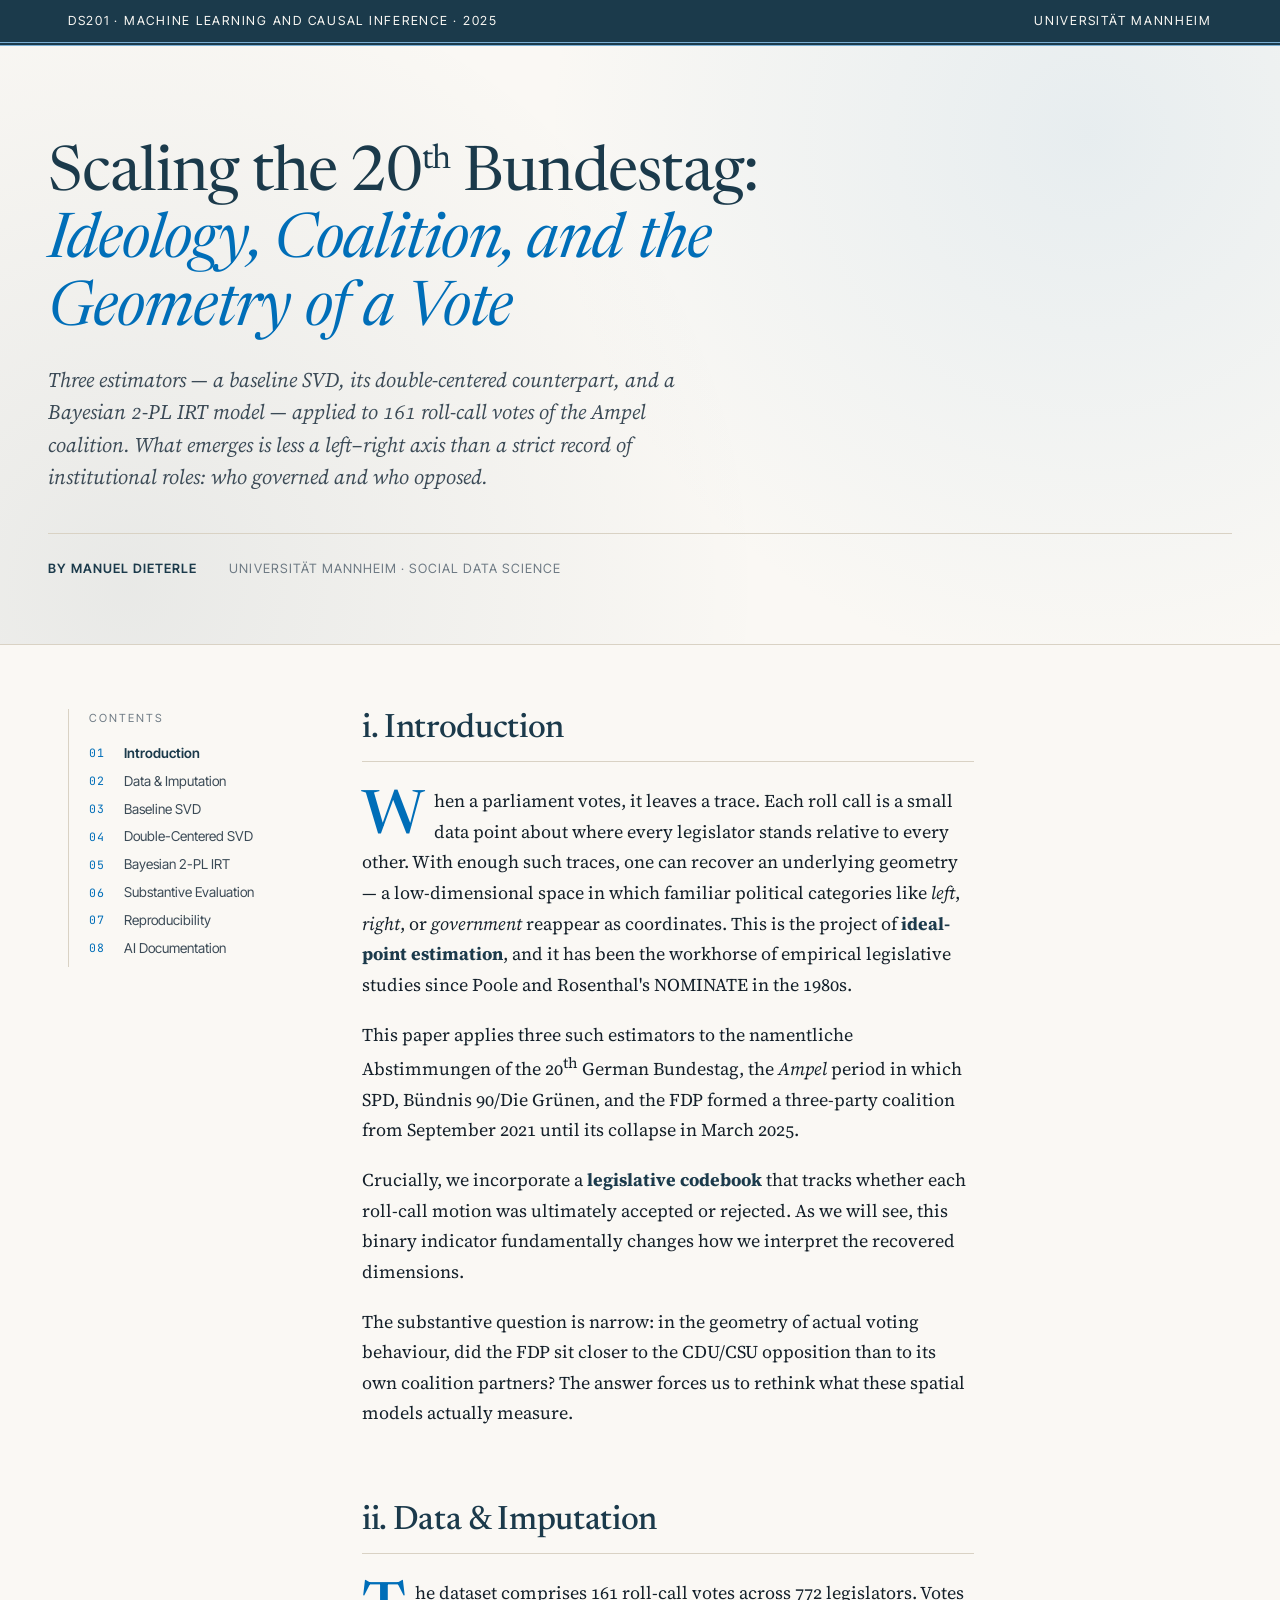
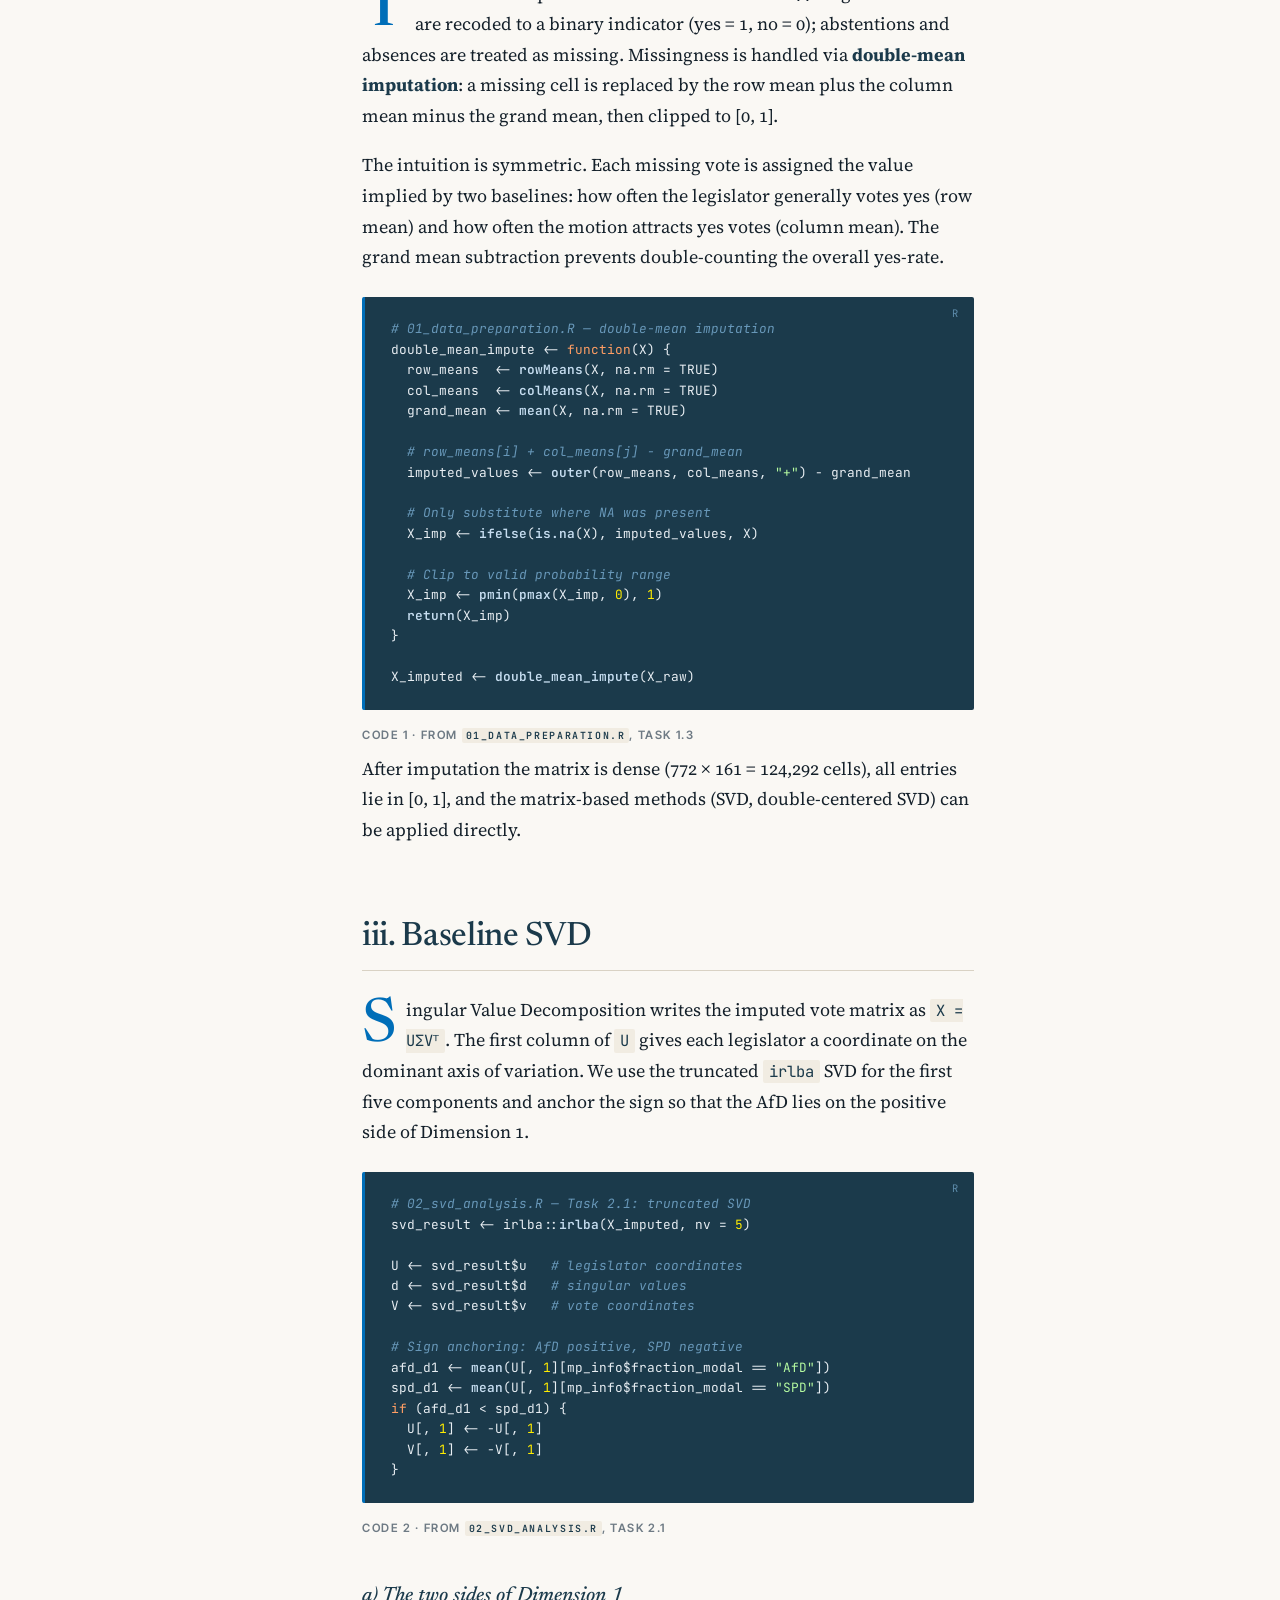
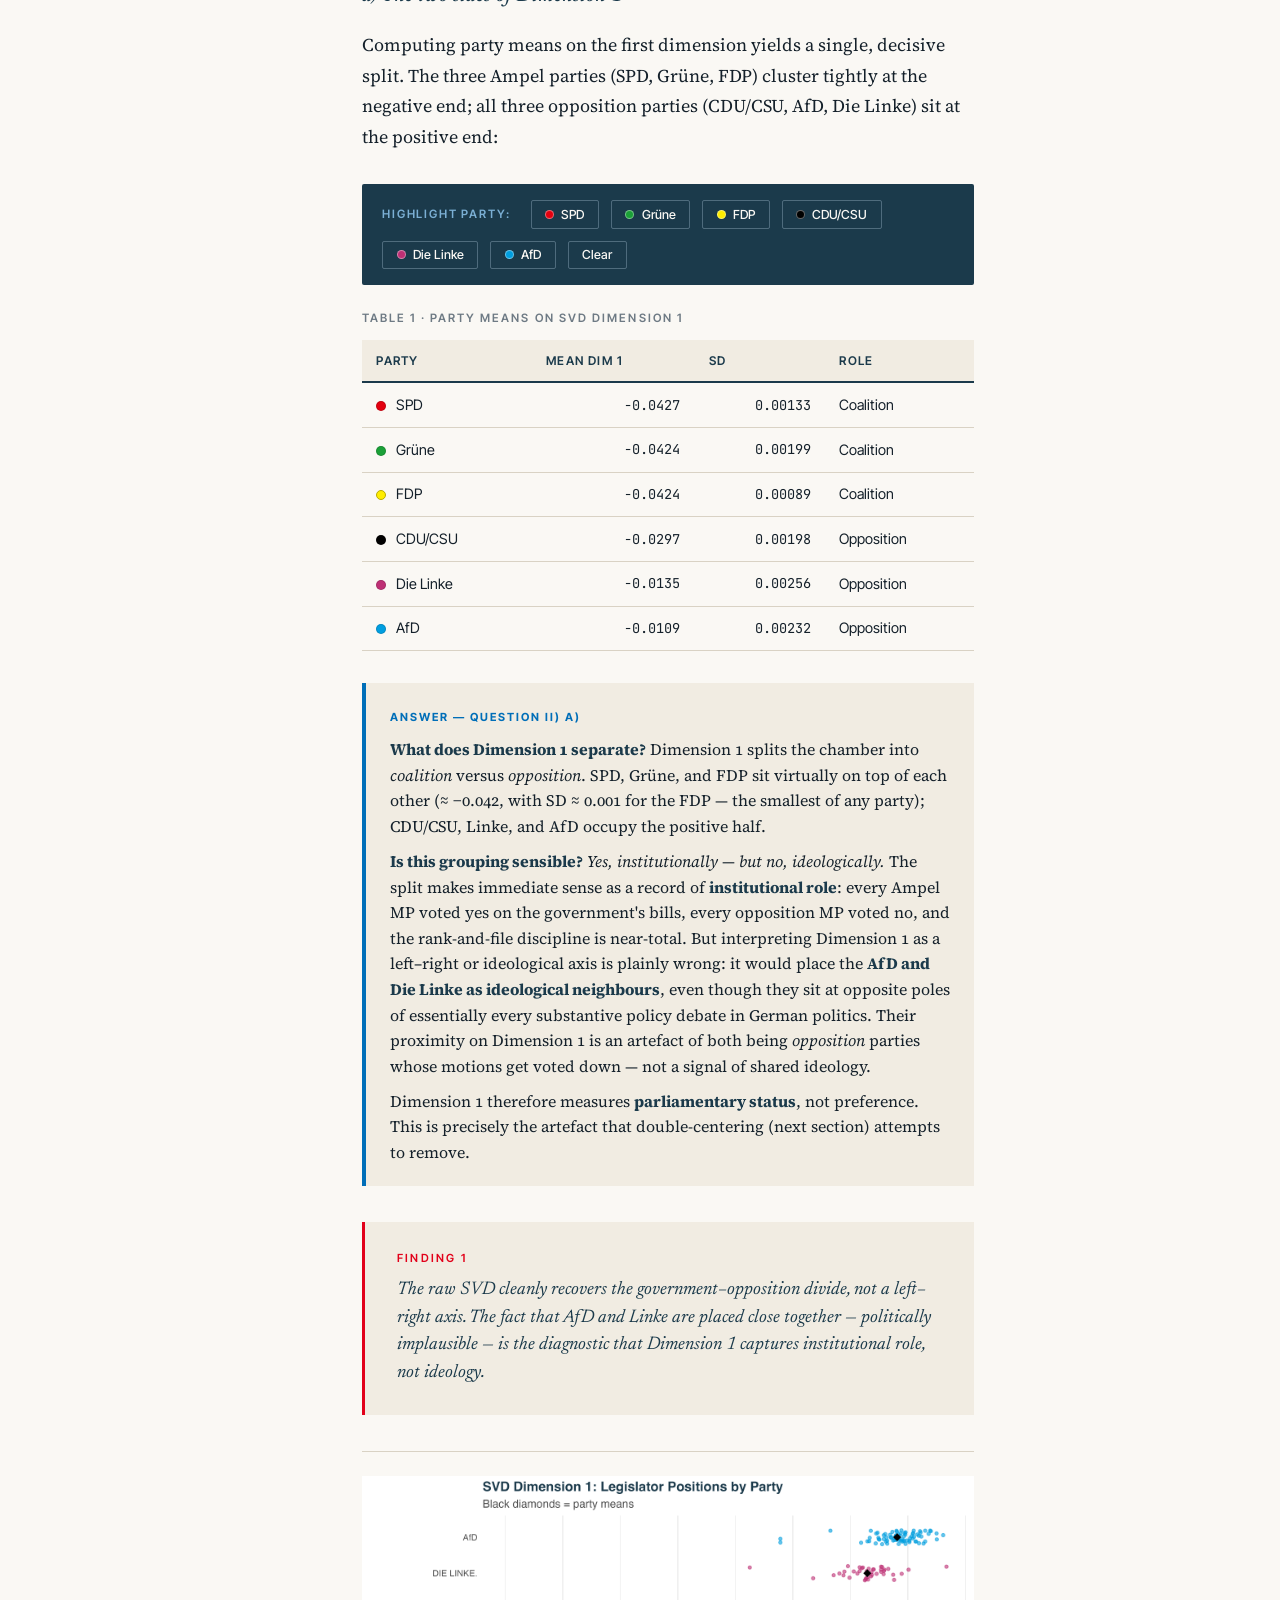
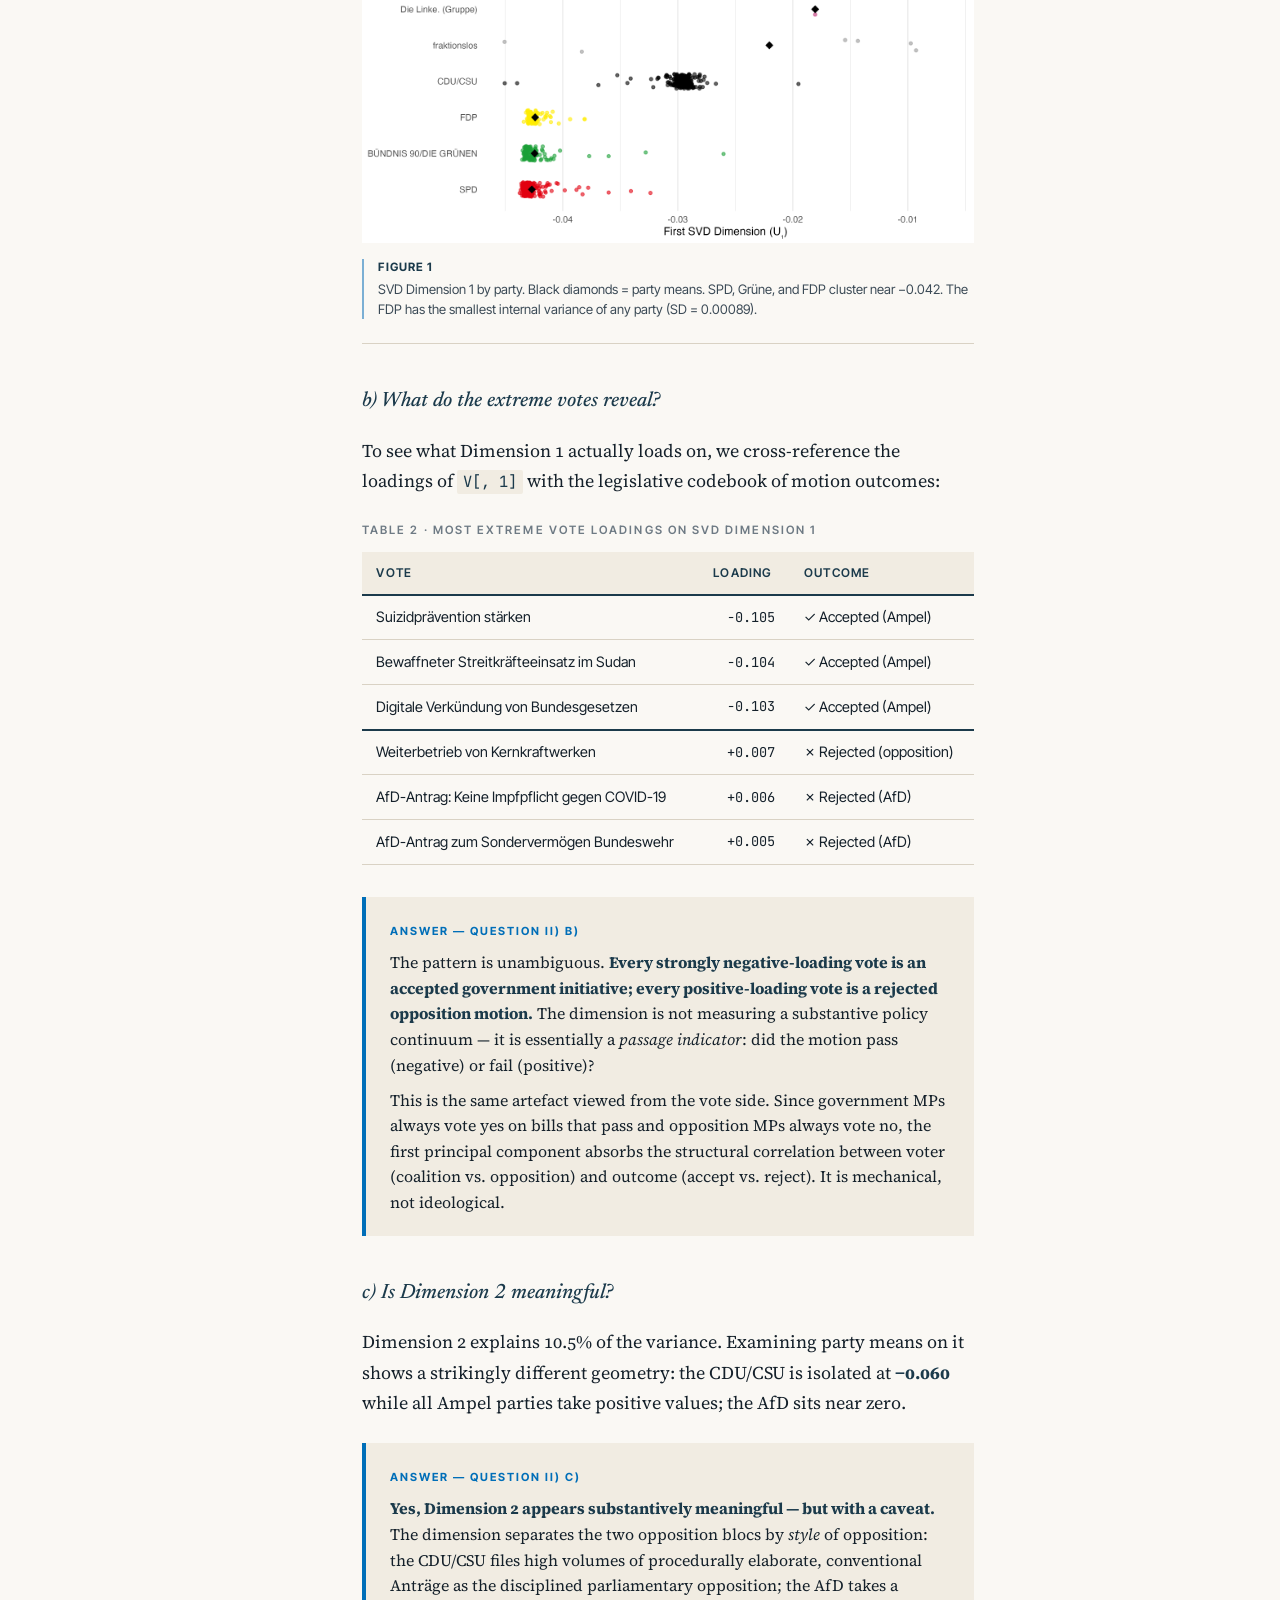
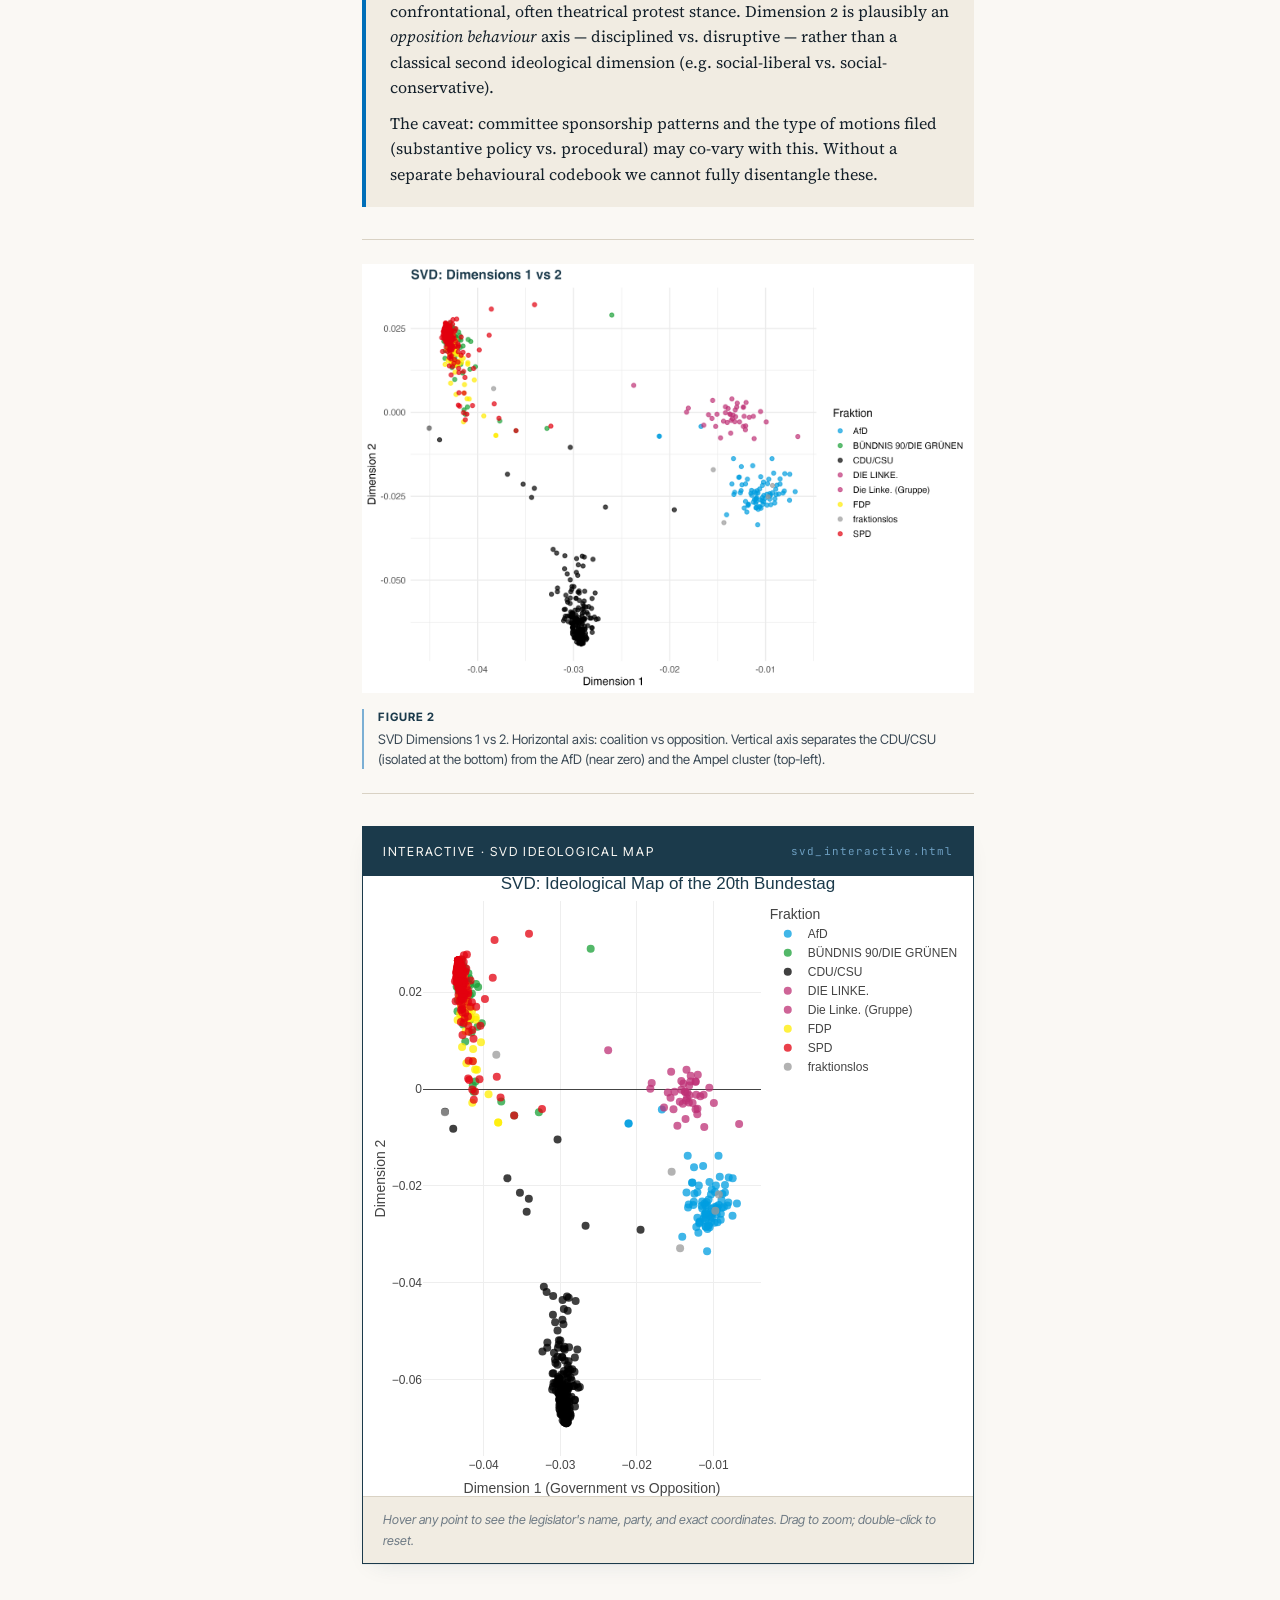
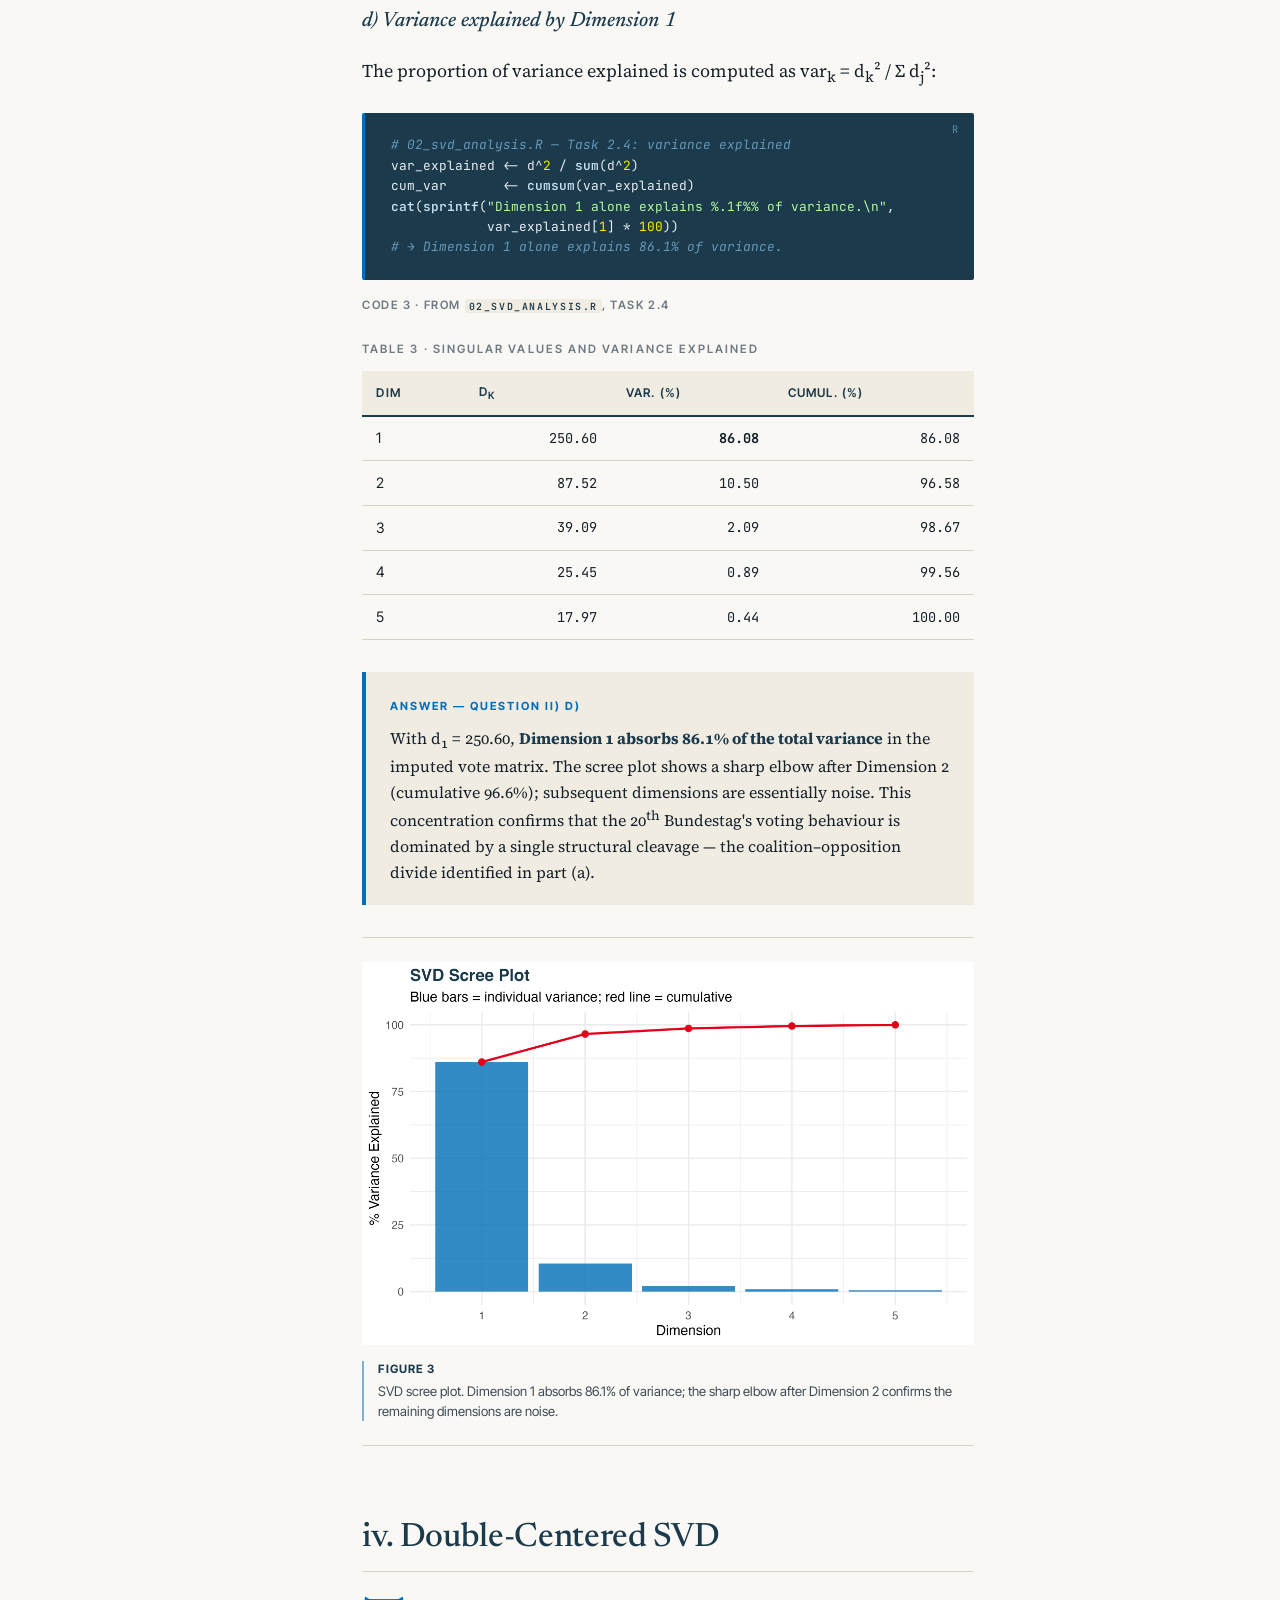
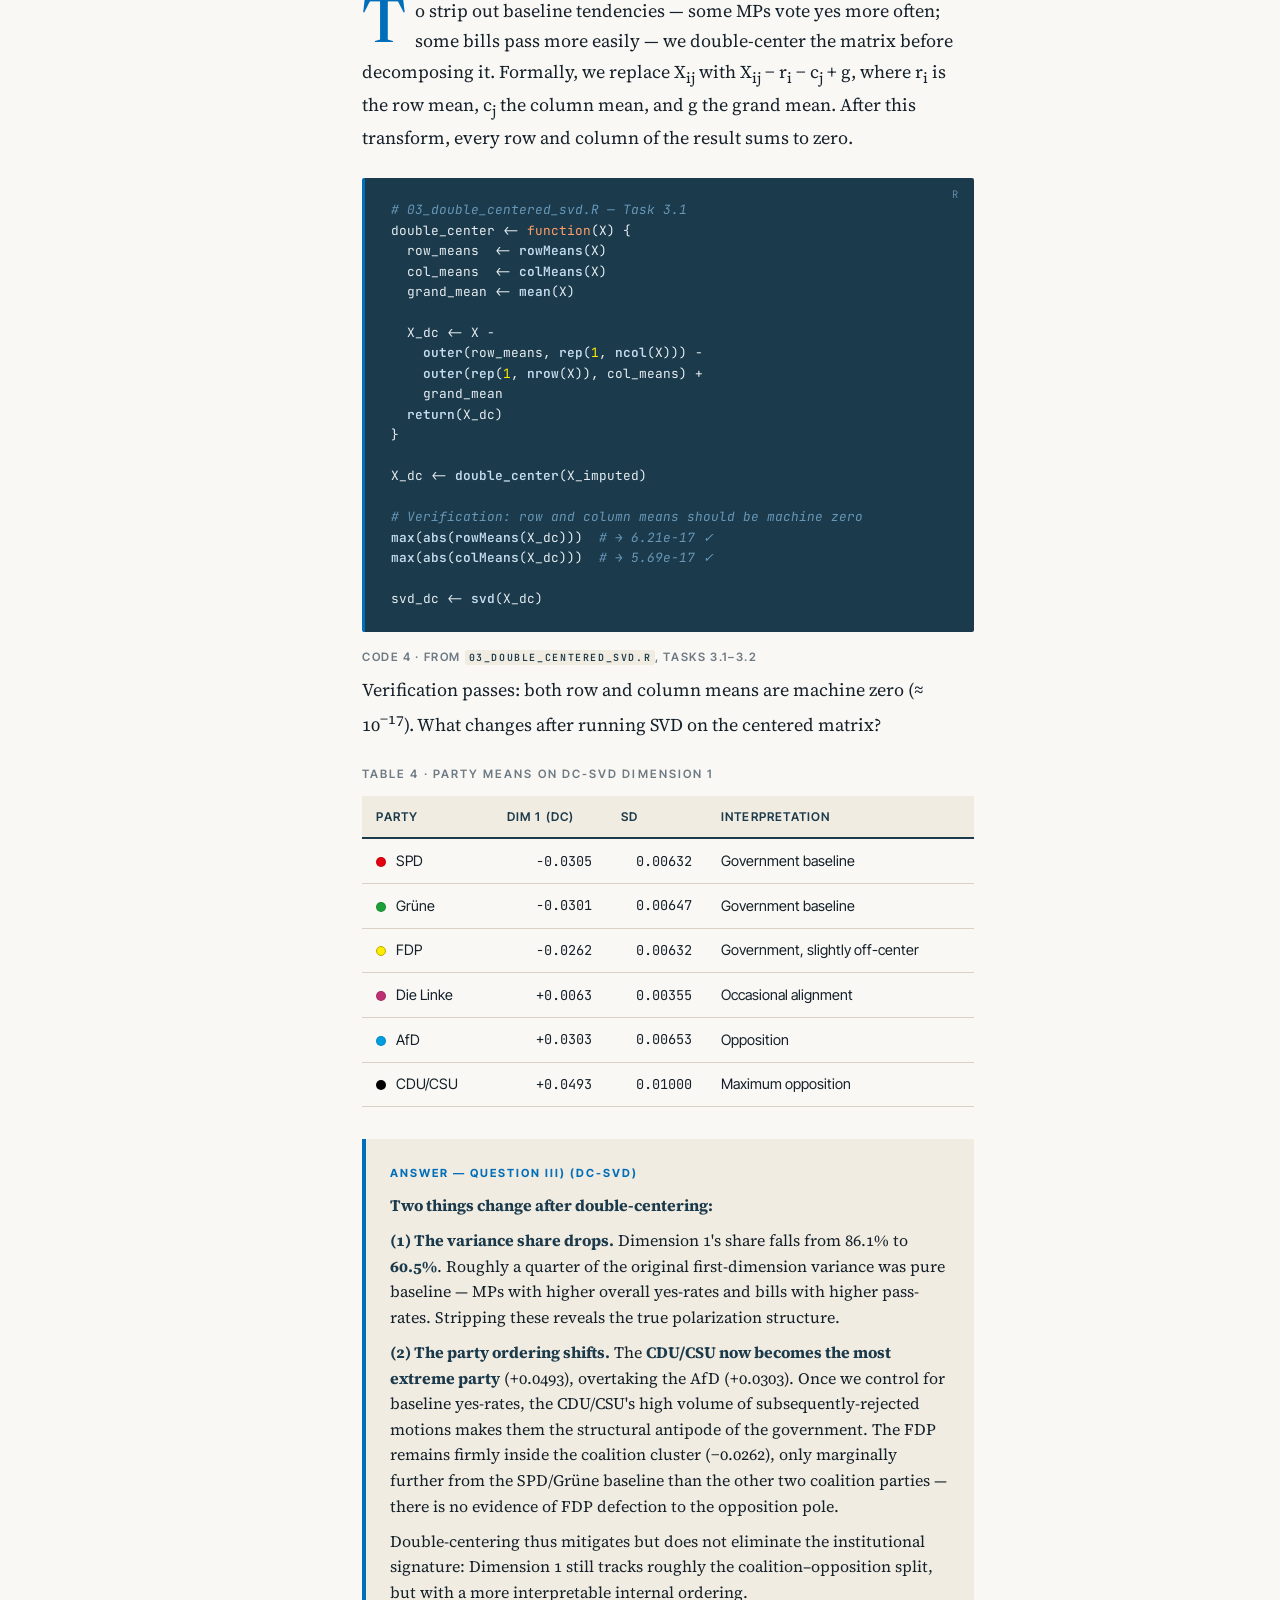
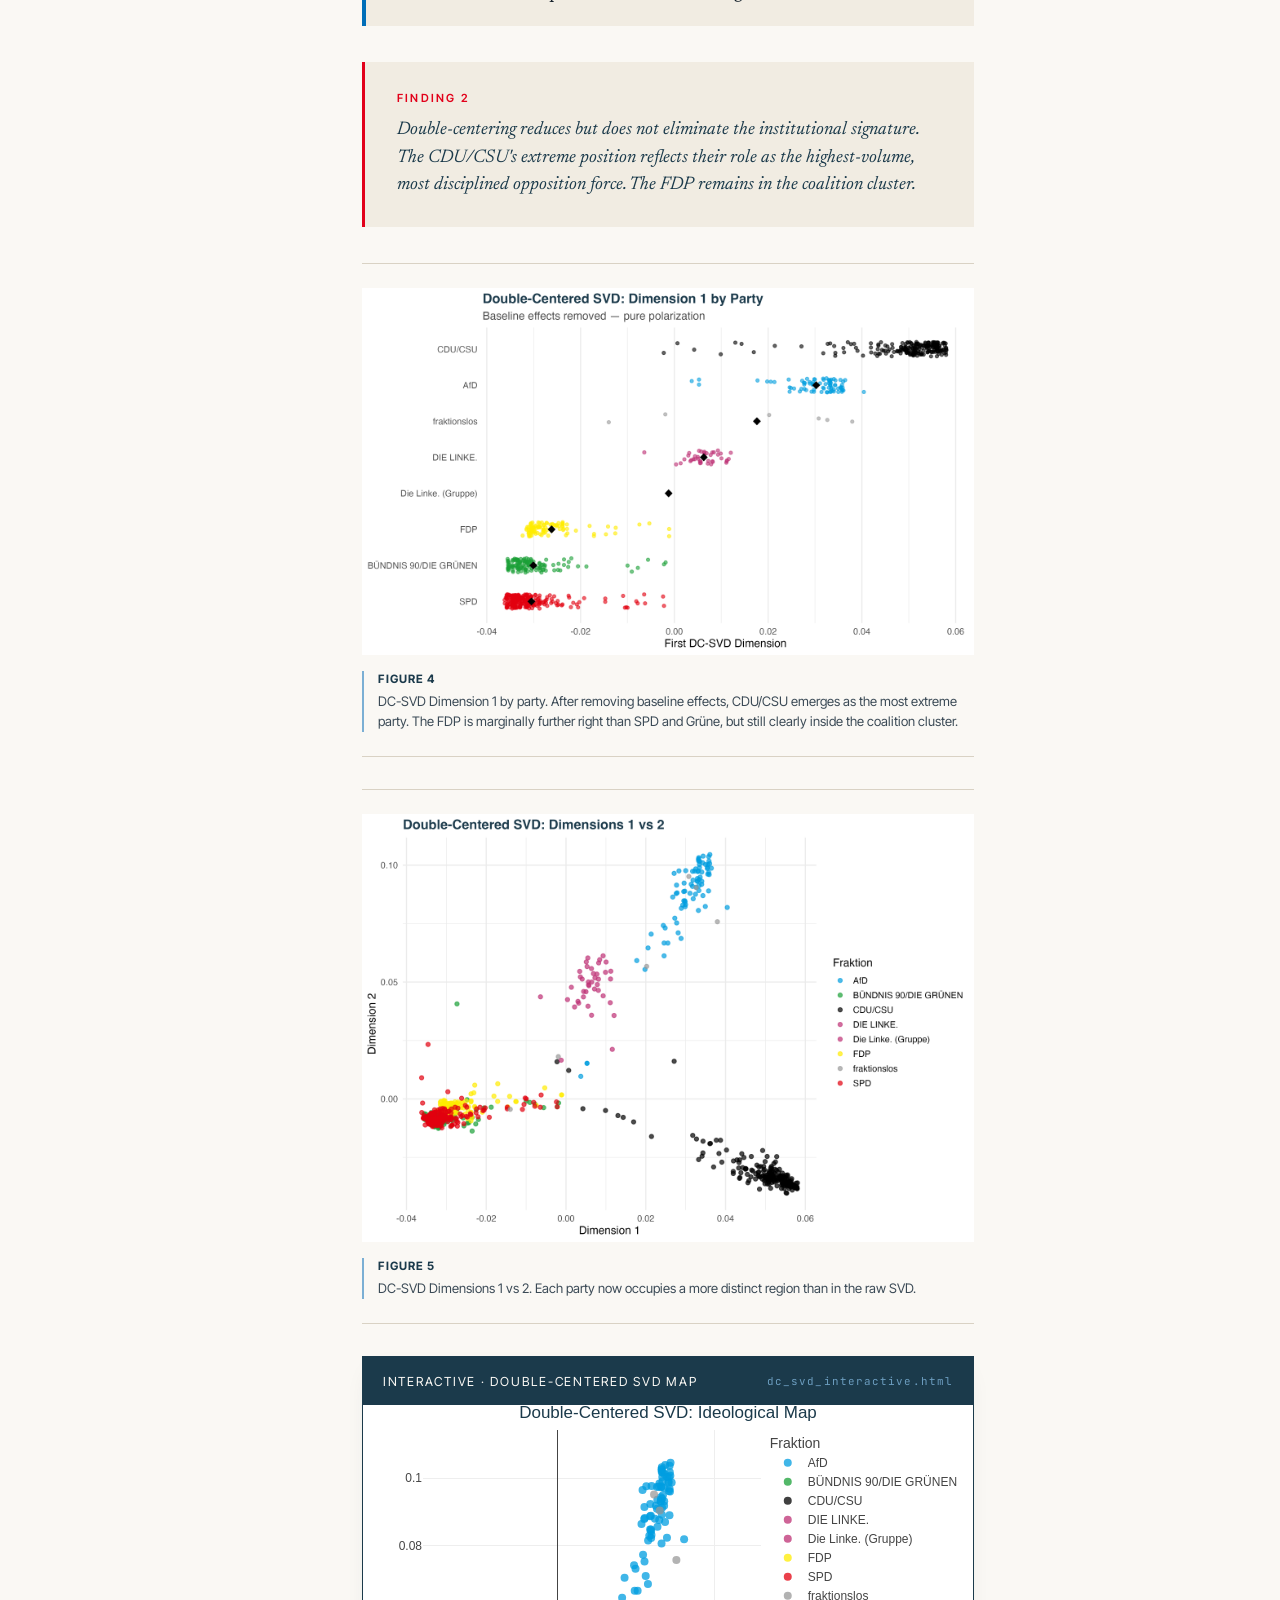
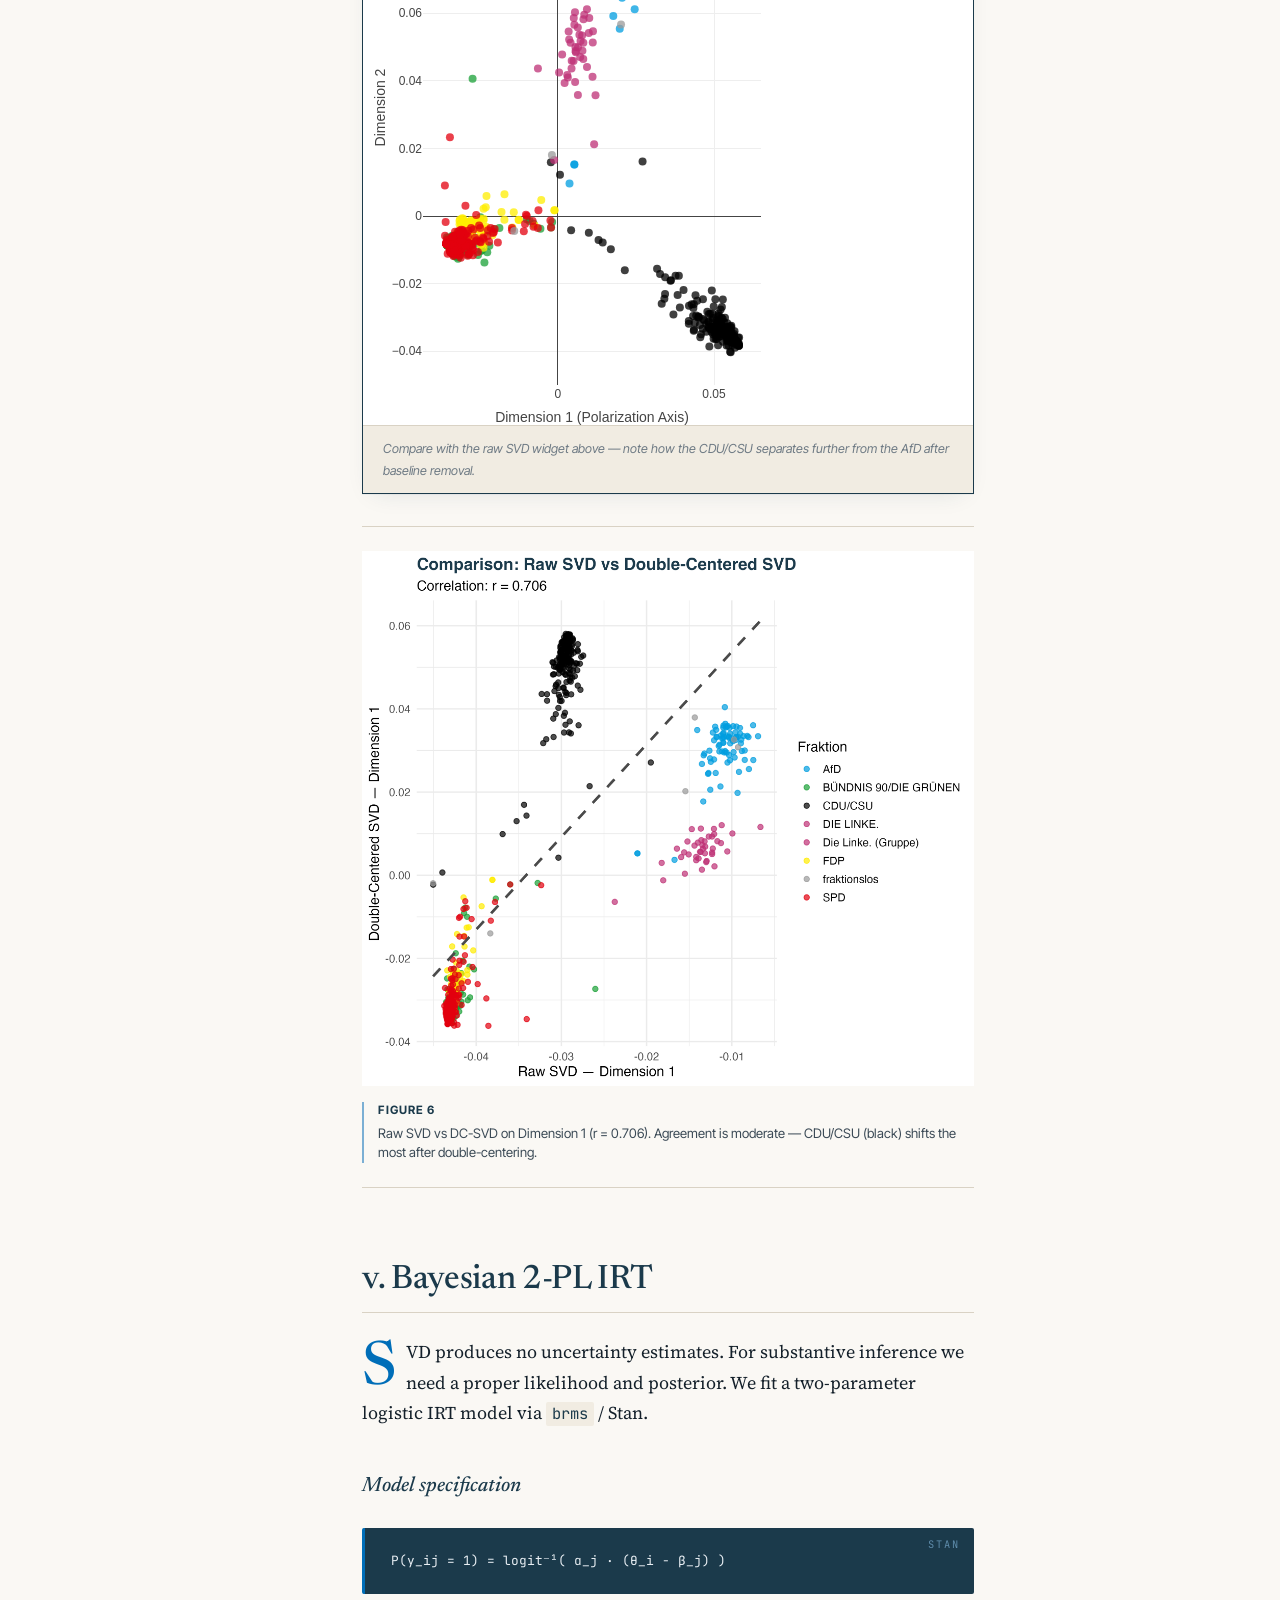
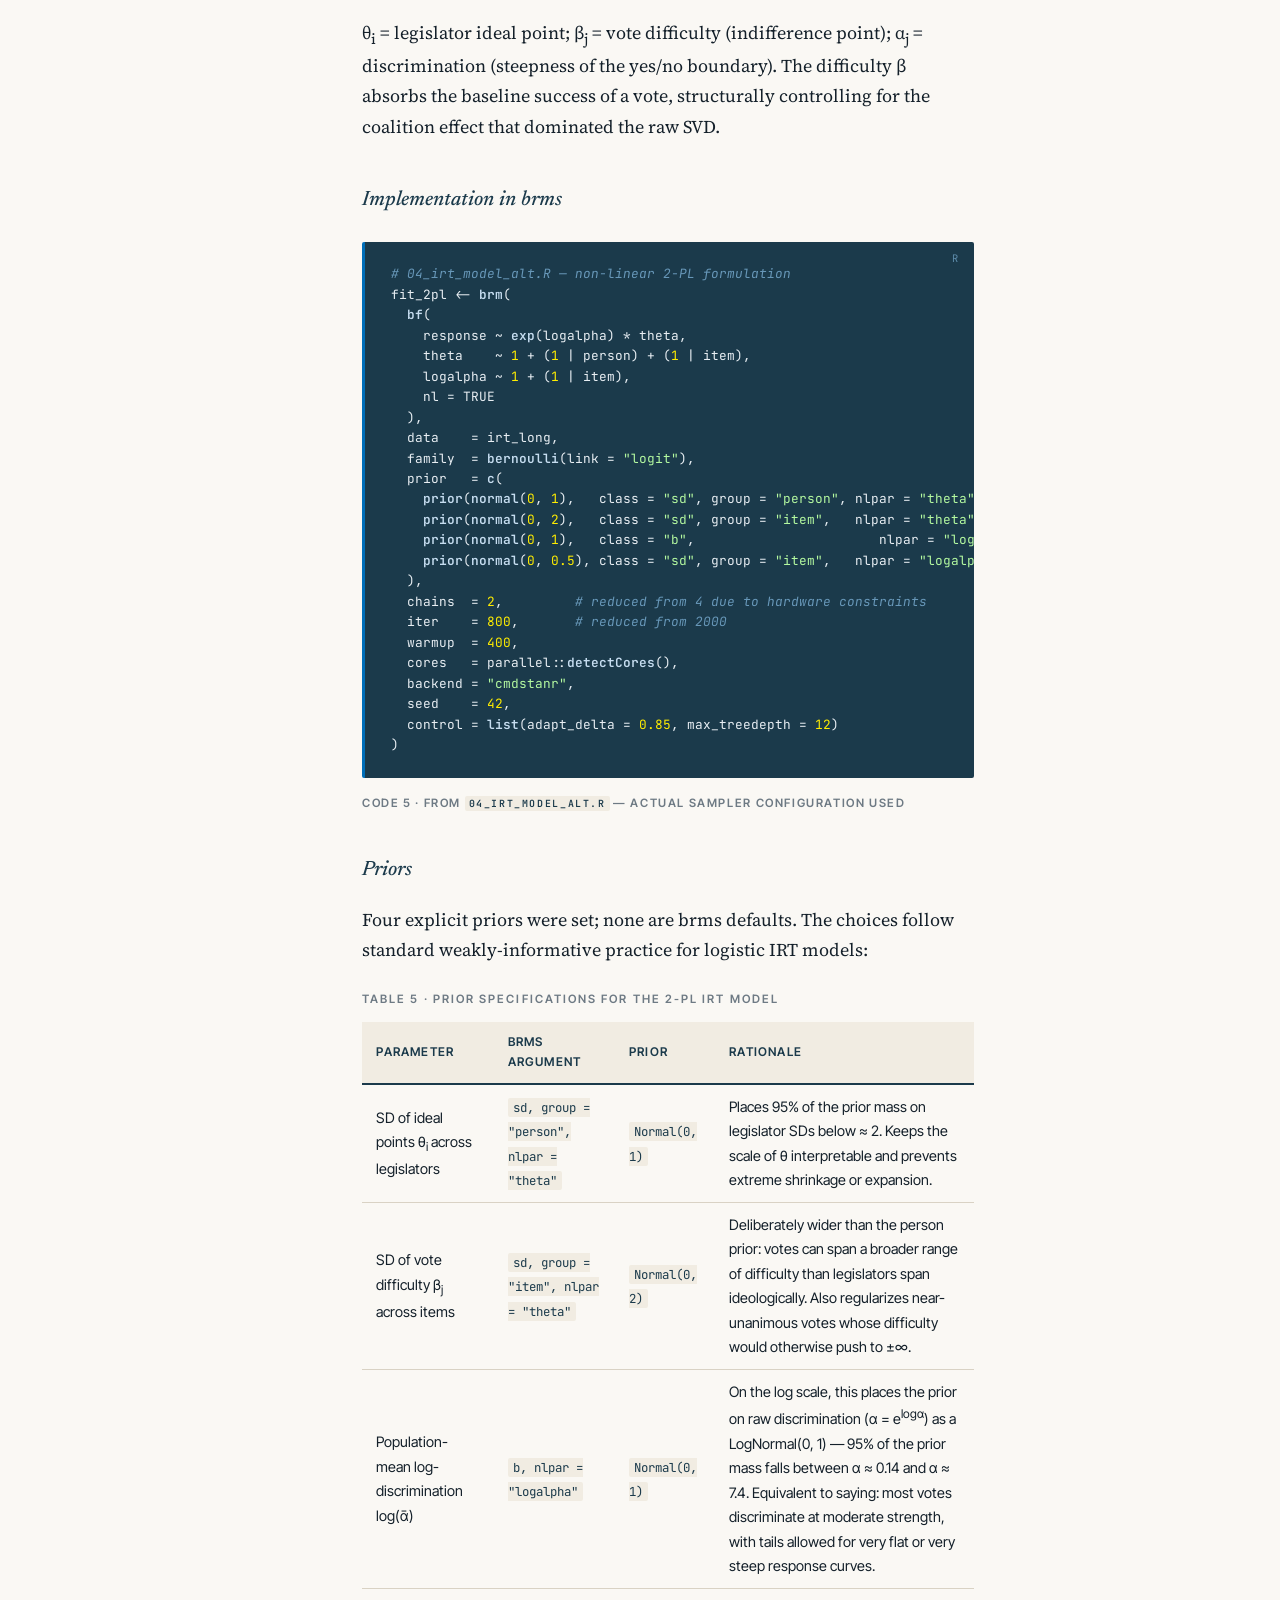
<file: index.html>
<!DOCTYPE html>
<html lang="en">
<head>
  <meta charset="UTF-8" />
  <meta name="viewport" content="width=device-width, initial-scale=1.0" />
  <title>Scaling the 20th Bundestag — University of Mannheim</title>
  <link rel="preconnect" href="https://fonts.googleapis.com">
  <link rel="preconnect" href="https://fonts.gstatic.com" crossorigin>
  <link href="https://fonts.googleapis.com/css2?family=Source+Serif+4:ital,opsz,wght@0,8..60,300..700;1,8..60,300..700&family=Newsreader:ital,opsz,wght@0,6..72,300..700;1,6..72,300..700&family=Inter+Tight:wght@400;500;600;700&family=JetBrains+Mono:wght@400;500&display=swap" rel="stylesheet">
  <style>
/* ============================================================
   Bundestag Roll-Call Scaling — University of Mannheim
   Academic Working Paper Aesthetic
   ============================================================ */

/* ---- Design Tokens ---- */
:root {
  /* University of Mannheim palette */
  --uni-navy:    #1B3A4B;
  --uni-blue:    #006EB8;
  --uni-ice:     #7BAFD4;
  --uni-light:   #C6DDF0;
  --uni-red:     #E2001A;

  /* Editorial neutrals */
  --paper:       #FAF8F4;
  --paper-warm:  #F1ECE2;
  --ink:         #14202A;
  --ink-soft:    #3B4A56;
  --ink-muted:   #6E7A84;
  --rule:        #D9D2C4;
  --rule-strong: #1B3A4B;

  /* Highlight colour for the interactive party selector */
  --highlight:   #FFF4B8;

  /* Party colors (used by JS) */
  --party-spd:    #E3000F;
  --party-cdu:    #000000;
  --party-gruene: #1AA037;
  --party-fdp:    #FFED00;
  --party-afd:    #009EE0;
  --party-linke:  #BE3075;
  --party-frakt:  #888888;

  /* Type — serious, academic, no decorative axes */
  --font-display: "Newsreader", "Source Serif 4", Georgia, serif;
  --font-body:    "Source Serif 4", "Source Serif Pro", Georgia, serif;
  --font-sans:    "Inter Tight", "Helvetica Neue", sans-serif;
  --font-mono:    "JetBrains Mono", "Menlo", monospace;

  /* Layout */
  --measure: 68ch;
  --gutter:  clamp(1.25rem, 4vw, 3rem);
}

/* ---- Reset ---- */
*, *::before, *::after { box-sizing: border-box; }
html { scroll-behavior: smooth; }
body {
  margin: 0;
  font-family: var(--font-body);
  font-size: 18px;
  line-height: 1.7;
  color: var(--ink);
  background: var(--paper);
  font-feature-settings: "kern", "liga", "onum";
  -webkit-font-smoothing: antialiased;
  text-rendering: optimizeLegibility;
}

img { max-width: 100%; height: auto; display: block; }
a {
  color: var(--uni-blue);
  text-decoration: none;
  border-bottom: 1px solid var(--uni-ice);
  transition: color .15s, border-color .15s;
}
a:hover { color: var(--uni-navy); border-color: var(--uni-navy); }

/* ---- Masthead ---- */
.masthead {
  background: var(--uni-navy);
  color: var(--paper);
  padding: 0.65rem 0;
  border-bottom: 4px double var(--uni-ice);
}
.masthead-inner {
  max-width: 1240px;
  margin: 0 auto;
  padding: 0 var(--gutter);
  display: flex;
  justify-content: space-between;
  align-items: center;
  font-family: var(--font-sans);
  font-size: 0.78rem;
  letter-spacing: 0.14em;
  text-transform: uppercase;
}
.masthead a { color: var(--paper); border-color: transparent; }
.masthead a:hover { border-color: var(--uni-ice); }

/* ---- Hero ---- */
.hero {
  padding: clamp(3rem, 8vw, 6rem) var(--gutter) clamp(2.5rem, 6vw, 4rem);
  border-bottom: 1px solid var(--rule);
  background:
    radial-gradient(circle at 85% 15%, rgba(123,175,212,0.15) 0%, transparent 45%),
    radial-gradient(circle at 10% 90%, rgba(27,58,75,0.08) 0%, transparent 50%),
    var(--paper);
}
.hero-inner { max-width: 1240px; margin: 0 auto; }

h1.title {
  font-family: var(--font-display);
  font-weight: 400;
  font-size: clamp(2.2rem, 5.2vw, 3.9rem);
  line-height: 1.08;
  letter-spacing: -0.015em;
  margin: 0 0 1.25rem;
  max-width: 24ch;
  color: var(--uni-navy);
}
h1.title em {
  font-style: italic;
  font-weight: 400;
  color: var(--uni-blue);
}

.deck {
  font-family: var(--font-body);
  font-style: italic;
  font-size: clamp(1.05rem, 1.7vw, 1.3rem);
  line-height: 1.55;
  color: var(--ink-soft);
  max-width: 60ch;
  margin: 0 0 2.5rem;
  font-weight: 400;
}

.byline {
  display: flex;
  flex-wrap: wrap;
  gap: 2rem;
  align-items: baseline;
  padding-top: 1.5rem;
  border-top: 1px solid var(--rule);
  font-family: var(--font-sans);
  font-size: 0.8rem;
  letter-spacing: 0.08em;
  text-transform: uppercase;
  color: var(--ink-muted);
}
.byline strong {
  color: var(--uni-navy);
  font-weight: 600;
}

/* ---- Main layout: TOC + Article ---- */
.layout {
  max-width: 1240px;
  margin: 0 auto;
  padding: clamp(2.5rem, 5vw, 4rem) var(--gutter);
  display: grid;
  grid-template-columns: 230px 1fr;
  gap: clamp(2rem, 5vw, 4rem);
  align-items: start;
}
@media (max-width: 900px) {
  .layout { grid-template-columns: 1fr; }
  .toc { position: static !important; border-left: none; padding-left: 0; border-bottom: 1px solid var(--rule); padding-bottom: 1.5rem; margin-bottom: 1.5rem; }
}

.toc {
  position: sticky;
  top: 2rem;
  font-family: var(--font-sans);
  font-size: 0.85rem;
  border-left: 1px solid var(--rule);
  padding-left: 1.25rem;
}
.toc-label {
  font-size: 0.7rem;
  letter-spacing: 0.18em;
  text-transform: uppercase;
  color: var(--ink-muted);
  margin-bottom: 1rem;
}
.toc ol {
  list-style: none;
  padding: 0;
  margin: 0;
  counter-reset: toc;
}
.toc li {
  counter-increment: toc;
  margin-bottom: 0.55rem;
  position: relative;
  padding-left: 2.2rem;
  line-height: 1.4;
}
.toc li::before {
  content: counter(toc, decimal-leading-zero);
  position: absolute;
  left: 0;
  top: 0.1rem;
  font-family: var(--font-mono);
  font-size: 0.72rem;
  color: var(--uni-blue);
  letter-spacing: 0.05em;
}
.toc a {
  color: var(--ink-soft);
  border-bottom: none;
}
.toc a:hover, .toc a.active { color: var(--uni-navy); font-weight: 600; }

/* ---- Article ---- */
article { max-width: var(--measure); }
article section { margin-bottom: 4.5rem; scroll-margin-top: 2rem; }

article h2 {
  font-family: var(--font-display);
  font-size: clamp(1.65rem, 2.8vw, 2.1rem);
  font-weight: 500;
  letter-spacing: -0.01em;
  line-height: 1.2;
  color: var(--uni-navy);
  margin: 0 0 1.5rem;
  padding-bottom: 0.75rem;
  border-bottom: 1px solid var(--rule);
}

article h3 {
  font-family: var(--font-display);
  font-size: 1.3rem;
  font-weight: 500;
  font-style: italic;
  color: var(--uni-navy);
  margin: 2.5rem 0 1rem;
}

article h4 {
  font-family: var(--font-sans);
  font-size: 0.78rem;
  letter-spacing: 0.16em;
  text-transform: uppercase;
  font-weight: 600;
  color: var(--uni-blue);
  margin: 2rem 0 0.75rem;
}

article p { margin: 0 0 1.2rem; }
article p > strong { color: var(--uni-navy); }

/* Drop cap for first paragraph of each section */
article section > p:first-of-type:first-letter {
  font-family: var(--font-display);
  font-weight: 500;
  float: left;
  font-size: 3.8rem;
  line-height: 0.9;
  padding: 0.35rem 0.55rem 0 0;
  color: var(--uni-blue);
}

/* ---- Answer boxes (explicit answers to assignment questions) ---- */
.answer {
  margin: 1.5rem 0 2rem;
  padding: 1.25rem 1.5rem;
  background: var(--paper-warm);
  border-left: 4px solid var(--uni-blue);
  font-family: var(--font-body);
  font-size: 1rem;
  line-height: 1.6;
}
.answer-label {
  display: inline-block;
  font-family: var(--font-sans);
  font-size: 0.7rem;
  font-weight: 700;
  letter-spacing: 0.18em;
  text-transform: uppercase;
  color: var(--uni-blue);
  margin-bottom: 0.6rem;
}
.answer p { margin: 0 0 0.6rem; }
.answer p:last-child { margin-bottom: 0; }

/* ---- Pull quotes / Findings ---- */
.finding {
  margin: 2.25rem 0;
  padding: 1.75rem 2rem;
  background: var(--paper-warm);
  border-left: 3px solid var(--uni-red);
  font-family: var(--font-display);
  font-style: italic;
  font-size: 1.15rem;
  line-height: 1.5;
  color: var(--uni-navy);
}
.finding-label {
  display: block;
  font-family: var(--font-sans);
  font-style: normal;
  font-size: 0.7rem;
  font-weight: 600;
  letter-spacing: 0.2em;
  text-transform: uppercase;
  color: var(--uni-red);
  margin-bottom: 0.6rem;
}

/* ---- Code blocks ---- */
pre {
  font-family: var(--font-mono);
  font-size: 0.8rem;
  line-height: 1.6;
  background: var(--uni-navy);
  color: #E8EEF3;
  padding: 1.4rem 1.6rem;
  border-radius: 2px;
  overflow-x: auto;
  margin: 1.5rem 0;
  border-left: 3px solid var(--uni-blue);
  position: relative;
}
pre::before {
  content: attr(data-lang);
  position: absolute;
  top: 0.5rem;
  right: 0.9rem;
  font-size: 0.65rem;
  letter-spacing: 0.18em;
  text-transform: uppercase;
  color: var(--uni-ice);
  opacity: 0.7;
}
.code-caption {
  font-family: var(--font-sans);
  font-size: 0.72rem;
  letter-spacing: 0.14em;
  text-transform: uppercase;
  color: var(--ink-muted);
  margin: -0.5rem 0 0.5rem;
  font-weight: 600;
}
code {
  font-family: var(--font-mono);
  font-size: 0.86em;
  background: var(--paper-warm);
  padding: 0.08em 0.4em;
  border-radius: 2px;
  color: var(--uni-navy);
}
pre code {
  background: transparent;
  padding: 0;
  color: inherit;
  font-size: inherit;
}

/* Syntax tokens (simple hand-roll for R) */
.tok-kw  { color: #FF9E64; }
.tok-str { color: #B4F9A0; }
.tok-com { color: #7BAFD4; font-style: italic; opacity: 0.8; }
.tok-num { color: #FFED00; }
.tok-fn  { color: #C6DDF0; font-weight: 600; }
.tok-op  { color: #E8EEF3; }

/* ---- Tables ---- */
.table-wrap { overflow-x: auto; margin: 1.5rem 0 2rem; }
table.data {
  width: 100%;
  border-collapse: collapse;
  font-family: var(--font-sans);
  font-size: 0.9rem;
}
table.data caption {
  text-align: left;
  font-family: var(--font-sans);
  font-size: 0.72rem;
  letter-spacing: 0.18em;
  text-transform: uppercase;
  color: var(--ink-muted);
  margin-bottom: 0.75rem;
  font-weight: 600;
}
table.data th {
  text-align: left;
  font-weight: 600;
  font-size: 0.75rem;
  letter-spacing: 0.1em;
  text-transform: uppercase;
  color: var(--uni-navy);
  padding: 0.65rem 0.9rem;
  border-bottom: 2px solid var(--uni-navy);
  background: var(--paper-warm);
}
table.data td {
  padding: 0.6rem 0.9rem;
  border-bottom: 1px solid var(--rule);
  transition: background-color .15s;
}
table.data tr:hover td { background: rgba(123,175,212,0.08); }
table.data td.num { font-family: var(--font-mono); text-align: right; font-size: 0.85rem; }
table.data tr.sep td { border-top: 2px solid var(--rule-strong); }

/* Highlighted rows for the interactive party selector */
table.data tr.party-highlight td {
  background: var(--highlight) !important;
  font-weight: 600;
}

.party-chip {
  display: inline-block;
  width: 10px;
  height: 10px;
  border-radius: 50%;
  margin-right: 0.6rem;
  vertical-align: middle;
  border: 1px solid rgba(0,0,0,0.15);
}

/* ---- Figures ---- */
figure {
  margin: 2rem 0;
  border-top: 1px solid var(--rule);
  border-bottom: 1px solid var(--rule);
  padding: 1.5rem 0;
}
figcaption {
  font-family: var(--font-sans);
  font-size: 0.82rem;
  color: var(--ink-soft);
  margin-top: 1rem;
  line-height: 1.5;
  border-left: 2px solid var(--uni-ice);
  padding-left: 0.9rem;
}
figcaption .fig-num {
  font-weight: 700;
  letter-spacing: 0.1em;
  text-transform: uppercase;
  color: var(--uni-navy);
  font-size: 0.72rem;
  display: block;
  margin-bottom: 0.25rem;
}

/* ---- Interactive Party Selector ---- */
.party-selector {
  margin: 2rem 0 1.5rem;
  padding: 1rem 1.25rem;
  background: var(--uni-navy);
  color: var(--paper);
  border-radius: 2px;
  display: flex;
  flex-wrap: wrap;
  gap: 0.75rem;
  align-items: center;
}
.party-selector-label {
  font-family: var(--font-sans);
  font-size: 0.72rem;
  letter-spacing: 0.16em;
  text-transform: uppercase;
  color: var(--uni-ice);
  font-weight: 600;
  margin-right: 0.5rem;
}
.party-pill {
  font-family: var(--font-sans);
  font-size: 0.78rem;
  font-weight: 500;
  padding: 0.35rem 0.85rem;
  border: 1px solid rgba(199,221,240,0.3);
  background: transparent;
  color: var(--paper);
  cursor: pointer;
  border-radius: 2px;
  display: inline-flex;
  align-items: center;
  gap: 0.45rem;
  transition: background-color .15s, border-color .15s;
  user-select: none;
}
.party-pill:hover { background: rgba(199,221,240,0.12); }
.party-pill.active {
  background: var(--paper);
  color: var(--uni-navy);
  border-color: var(--paper);
  font-weight: 600;
}
.party-pill .swatch {
  width: 9px;
  height: 9px;
  border-radius: 50%;
  border: 1px solid rgba(255,255,255,0.4);
}

/* ---- Iframe wrapper for embedded interactive widgets ---- */
.embed-wrap {
  margin: 2rem 0;
  border: 1px solid var(--rule-strong);
  background: var(--paper);
  box-shadow: 0 1px 0 rgba(27,58,75,0.05), 0 8px 24px -12px rgba(27,58,75,0.15);
}
.embed-header {
  padding: 0.85rem 1.25rem;
  background: var(--uni-navy);
  color: var(--paper);
  font-family: var(--font-sans);
  font-size: 0.78rem;
  letter-spacing: 0.14em;
  text-transform: uppercase;
  display: flex;
  justify-content: space-between;
  align-items: center;
}
.embed-header .embed-tag {
  font-family: var(--font-mono);
  font-size: 0.68rem;
  color: var(--uni-ice);
  letter-spacing: 0.1em;
  text-transform: none;
  opacity: 0.85;
}
.embed-wrap iframe {
  width: 100%;
  height: 620px;
  border: none;
  display: block;
}
.embed-note {
  font-family: var(--font-sans);
  font-size: 0.78rem;
  color: var(--ink-muted);
  padding: 0.75rem 1.25rem;
  background: var(--paper-warm);
  border-top: 1px solid var(--rule);
  font-style: italic;
}

/* ---- Footer ---- */
footer {
  background: var(--uni-navy);
  color: var(--paper);
  padding: 3rem var(--gutter);
  margin-top: 4rem;
  border-top: 4px double var(--uni-ice);
}
.footer-inner {
  max-width: 1240px;
  margin: 0 auto;
  display: grid;
  grid-template-columns: repeat(auto-fit, minmax(220px, 1fr));
  gap: 2rem;
  font-family: var(--font-sans);
  font-size: 0.85rem;
}
.footer-inner h4 {
  font-family: var(--font-sans);
  font-size: 0.72rem;
  letter-spacing: 0.2em;
  text-transform: uppercase;
  color: var(--uni-ice);
  margin: 0 0 0.75rem;
  font-weight: 600;
}
.footer-inner p, .footer-inner ul {
  color: rgba(250,248,244,0.75);
  line-height: 1.6;
  margin: 0;
}
.footer-inner ul { list-style: none; padding: 0; }
.footer-inner ul li { margin-bottom: 0.35rem; }
.footer-inner a { color: var(--paper); border-color: rgba(199,221,240,0.3); }
.footer-inner a:hover { color: var(--uni-ice); }

.colophon {
  max-width: 1240px;
  margin: 2.5rem auto 0;
  padding-top: 1.5rem;
  border-top: 1px solid rgba(199,221,240,0.15);
  font-family: var(--font-sans);
  font-size: 0.72rem;
  letter-spacing: 0.1em;
  color: rgba(250,248,244,0.5);
  text-transform: uppercase;
}

/* ---- Claim box ---- */
.claim-box { margin:2rem 0; padding:1.5rem 2rem; border:2px solid var(--uni-navy); background:var(--paper-warm); }
.claim-label { font-family:var(--font-sans); font-size:0.7rem; font-weight:700; letter-spacing:0.2em; text-transform:uppercase; color:var(--uni-blue); margin-bottom:0.5rem; }
.claim-text { font-family:var(--font-display); font-size:1.2rem; font-style:italic; color:var(--uni-navy); margin:0; }

/* ---- Print ---- */
@media print {
  .masthead, .toc, footer, .party-selector, .embed-wrap { display: none; }
  body { background: white; font-size: 11pt; }
  article { max-width: none; }
}
  </style>
</head>
<body>

  <header class="masthead">
    <div class="masthead-inner">
      <span>DS201 · Machine Learning and Causal Inference · 2025</span>
      <span>Universität Mannheim</span>
    </div>
  </header>

  <section class="hero">
    <div class="hero-inner">
      <h1 class="title">Scaling the 20<sup style="font-size:0.55em;">th</sup> Bundestag: <em>Ideology, Coalition, and the Geometry of a Vote</em></h1>
      <p class="deck">Three estimators — a baseline SVD, its double-centered counterpart, and a Bayesian 2-PL IRT model — applied to 161 roll-call votes of the Ampel coalition. What emerges is less a left–right axis than a strict record of institutional roles: who governed and who opposed.</p>
      <div class="byline">
        <span><strong>By Manuel Dieterle</strong></span>
        <span>Universität Mannheim · Social Data Science</span>
      </div>
    </div>
  </section>

  <div class="layout">
    <nav class="toc">
      <div class="toc-label">Contents</div>
      <ol>
        <li><a href="#introduction">Introduction</a></li>
        <li><a href="#data">Data &amp; Imputation</a></li>
        <li><a href="#svd">Baseline SVD</a></li>
        <li><a href="#dcsvd">Double-Centered SVD</a></li>
        <li><a href="#irt">Bayesian 2-PL IRT</a></li>
        <li><a href="#findings">Substantive Evaluation</a></li>
        <li><a href="#methods">Reproducibility</a></li>
        <li><a href="#ai-docs">AI Documentation</a></li>
      </ol>
    </nav>

    <article>

      <section id="introduction">
        <h2>i. Introduction</h2>
        <p>When a parliament votes, it leaves a trace. Each roll call is a small data point about where every legislator stands relative to every other. With enough such traces, one can recover an underlying geometry — a low-dimensional space in which familiar political categories like <em>left</em>, <em>right</em>, or <em>government</em> reappear as coordinates. This is the project of <strong>ideal-point estimation</strong>, and it has been the workhorse of empirical legislative studies since Poole and Rosenthal's NOMINATE in the 1980s.</p>
        <p>This paper applies three such estimators to the namentliche Abstimmungen of the 20<sup>th</sup> German Bundestag, the <em>Ampel</em> period in which SPD, Bündnis 90/Die Grünen, and the FDP formed a three-party coalition from September 2021 until its collapse in March 2025.</p>
        <p>Crucially, we incorporate a <strong>legislative codebook</strong> that tracks whether each roll-call motion was ultimately accepted or rejected. As we will see, this binary indicator fundamentally changes how we interpret the recovered dimensions.</p>
        <p>The substantive question is narrow: in the geometry of actual voting behaviour, did the FDP sit closer to the CDU/CSU opposition than to its own coalition partners? The answer forces us to rethink what these spatial models actually measure.</p>
      </section>

      <section id="data">
        <h2>ii. Data &amp; Imputation</h2>
        <p>The dataset comprises 161 roll-call votes across 772 legislators. Votes are recoded to a binary indicator (yes = 1, no = 0); abstentions and absences are treated as missing. Missingness is handled via <strong>double-mean imputation</strong>: a missing cell is replaced by the row mean plus the column mean minus the grand mean, then clipped to [0, 1].</p>

        <p>The intuition is symmetric. Each missing vote is assigned the value implied by two baselines: how often the legislator generally votes yes (row mean) and how often the motion attracts yes votes (column mean). The grand mean subtraction prevents double-counting the overall yes-rate.</p>

        <pre data-lang="R"><code><span class="tok-com"># 01_data_preparation.R — double-mean imputation</span>
double_mean_impute <span class="tok-op">&lt;-</span> <span class="tok-kw">function</span>(X) {
  row_means  <span class="tok-op">&lt;-</span> <span class="tok-fn">rowMeans</span>(X, na.rm = TRUE)
  col_means  <span class="tok-op">&lt;-</span> <span class="tok-fn">colMeans</span>(X, na.rm = TRUE)
  grand_mean <span class="tok-op">&lt;-</span> <span class="tok-fn">mean</span>(X, na.rm = TRUE)

  <span class="tok-com"># row_means[i] + col_means[j] − grand_mean</span>
  imputed_values <span class="tok-op">&lt;-</span> <span class="tok-fn">outer</span>(row_means, col_means, <span class="tok-str">"+"</span>) <span class="tok-op">-</span> grand_mean

  <span class="tok-com"># Only substitute where NA was present</span>
  X_imp <span class="tok-op">&lt;-</span> <span class="tok-fn">ifelse</span>(<span class="tok-fn">is.na</span>(X), imputed_values, X)

  <span class="tok-com"># Clip to valid probability range</span>
  X_imp <span class="tok-op">&lt;-</span> <span class="tok-fn">pmin</span>(<span class="tok-fn">pmax</span>(X_imp, <span class="tok-num">0</span>), <span class="tok-num">1</span>)
  <span class="tok-fn">return</span>(X_imp)
}

X_imputed <span class="tok-op">&lt;-</span> <span class="tok-fn">double_mean_impute</span>(X_raw)</code></pre>
        <p class="code-caption">Code 1 · From <code>01_data_preparation.R</code>, Task 1.3</p>

        <p>After imputation the matrix is dense (772 × 161 = 124,292 cells), all entries lie in [0, 1], and the matrix-based methods (SVD, double-centered SVD) can be applied directly.</p>
      </section>

      <section id="svd">
        <h2>iii. Baseline SVD</h2>
        <p>Singular Value Decomposition writes the imputed vote matrix as <code>X = UΣVᵀ</code>. The first column of <code>U</code> gives each legislator a coordinate on the dominant axis of variation. We use the truncated <code>irlba</code> SVD for the first five components and anchor the sign so that the AfD lies on the positive side of Dimension 1.</p>

        <pre data-lang="R"><code><span class="tok-com"># 02_svd_analysis.R — Task 2.1: truncated SVD</span>
svd_result <span class="tok-op">&lt;-</span> irlba<span class="tok-op">::</span><span class="tok-fn">irlba</span>(X_imputed, nv = <span class="tok-num">5</span>)

U <span class="tok-op">&lt;-</span> svd_result<span class="tok-op">$</span>u   <span class="tok-com"># legislator coordinates</span>
d <span class="tok-op">&lt;-</span> svd_result<span class="tok-op">$</span>d   <span class="tok-com"># singular values</span>
V <span class="tok-op">&lt;-</span> svd_result<span class="tok-op">$</span>v   <span class="tok-com"># vote coordinates</span>

<span class="tok-com"># Sign anchoring: AfD positive, SPD negative</span>
afd_d1 <span class="tok-op">&lt;-</span> <span class="tok-fn">mean</span>(U[, <span class="tok-num">1</span>][mp_info<span class="tok-op">$</span>fraction_modal <span class="tok-op">==</span> <span class="tok-str">"AfD"</span>])
spd_d1 <span class="tok-op">&lt;-</span> <span class="tok-fn">mean</span>(U[, <span class="tok-num">1</span>][mp_info<span class="tok-op">$</span>fraction_modal <span class="tok-op">==</span> <span class="tok-str">"SPD"</span>])
<span class="tok-kw">if</span> (afd_d1 <span class="tok-op">&lt;</span> spd_d1) {
  U[, <span class="tok-num">1</span>] <span class="tok-op">&lt;-</span> <span class="tok-op">-</span>U[, <span class="tok-num">1</span>]
  V[, <span class="tok-num">1</span>] <span class="tok-op">&lt;-</span> <span class="tok-op">-</span>V[, <span class="tok-num">1</span>]
}</code></pre>
        <p class="code-caption">Code 2 · From <code>02_svd_analysis.R</code>, Task 2.1</p>

        <h3>a) The two sides of Dimension 1</h3>
        <p>Computing party means on the first dimension yields a single, decisive split. The three Ampel parties (SPD, Grüne, FDP) cluster tightly at the negative end; all three opposition parties (CDU/CSU, AfD, Die Linke) sit at the positive end:</p>

        <div class="party-selector" data-tables="tbl-svd-d1 tbl-extreme-votes tbl-svd-var tbl-dc-d1 tbl-cross-cor tbl-irt-means tbl-posteriors">
          <span class="party-selector-label">Highlight party:</span>
          <button class="party-pill" data-party="SPD"><span class="swatch" style="background:#E3000F"></span>SPD</button>
          <button class="party-pill" data-party="Grüne"><span class="swatch" style="background:#1AA037"></span>Grüne</button>
          <button class="party-pill" data-party="FDP"><span class="swatch" style="background:#FFED00"></span>FDP</button>
          <button class="party-pill" data-party="CDU/CSU"><span class="swatch" style="background:#000000"></span>CDU/CSU</button>
          <button class="party-pill" data-party="Die Linke"><span class="swatch" style="background:#BE3075"></span>Die Linke</button>
          <button class="party-pill" data-party="AfD"><span class="swatch" style="background:#009EE0"></span>AfD</button>
          <button class="party-pill" data-party="__none__">Clear</button>
        </div>

        <div class="table-wrap">
          <table class="data" id="tbl-svd-d1">
            <caption>Table 1 · Party means on SVD Dimension 1</caption>
            <thead><tr><th>Party</th><th class="num">Mean Dim 1</th><th class="num">SD</th><th>Role</th></tr></thead>
            <tbody>
              <tr data-party="SPD"><td><span class="party-chip" style="background:#E3000F"></span>SPD</td>          <td class="num">−0.0427</td><td class="num">0.00133</td><td>Coalition</td></tr>
              <tr data-party="Grüne"><td><span class="party-chip" style="background:#1AA037"></span>Grüne</td>       <td class="num">−0.0424</td><td class="num">0.00199</td><td>Coalition</td></tr>
              <tr data-party="FDP"><td><span class="party-chip" style="background:#FFED00;border:1px solid #B8AB00"></span>FDP</td>           <td class="num">−0.0424</td><td class="num">0.00089</td><td>Coalition</td></tr>
              <tr data-party="CDU/CSU"><td><span class="party-chip" style="background:#000000"></span>CDU/CSU</td>      <td class="num">−0.0297</td><td class="num">0.00198</td><td>Opposition</td></tr>
              <tr data-party="Die Linke"><td><span class="party-chip" style="background:#BE3075"></span>Die Linke</td>   <td class="num">−0.0135</td><td class="num">0.00256</td><td>Opposition</td></tr>
              <tr data-party="AfD"><td><span class="party-chip" style="background:#009EE0"></span>AfD</td>          <td class="num">−0.0109</td><td class="num">0.00232</td><td>Opposition</td></tr>
            </tbody>
          </table>
        </div>

        <div class="answer">
          <span class="answer-label">Answer — Question ii) a)</span>
          <p><strong>What does Dimension 1 separate?</strong> Dimension 1 splits the chamber into <em>coalition</em> versus <em>opposition</em>. SPD, Grüne, and FDP sit virtually on top of each other (≈ −0.042, with SD ≈ 0.001 for the FDP — the smallest of any party); CDU/CSU, Linke, and AfD occupy the positive half.</p>
          <p><strong>Is this grouping sensible?</strong> <em>Yes, institutionally — but no, ideologically.</em> The split makes immediate sense as a record of <strong>institutional role</strong>: every Ampel MP voted yes on the government's bills, every opposition MP voted no, and the rank-and-file discipline is near-total. But interpreting Dimension 1 as a left–right or ideological axis is plainly wrong: it would place the <strong>AfD and Die Linke as ideological neighbours</strong>, even though they sit at opposite poles of essentially every substantive policy debate in German politics. Their proximity on Dimension 1 is an artefact of both being <em>opposition</em> parties whose motions get voted down — not a signal of shared ideology.</p>
          <p>Dimension 1 therefore measures <strong>parliamentary status</strong>, not preference. This is precisely the artefact that double-centering (next section) attempts to remove.</p>
        </div>

        <div class="finding">
          <span class="finding-label">Finding 1</span>
          The raw SVD cleanly recovers the government–opposition divide, not a left–right axis. The fact that AfD and Linke are placed close together — politically implausible — is the diagnostic that Dimension 1 captures institutional role, not ideology.
        </div>

        <figure>
          <img src="svd_dim1_by_party.png" alt="SVD Dimension 1 by party">
          <figcaption>
            <span class="fig-num">Figure 1</span>
            SVD Dimension 1 by party. Black diamonds = party means. SPD, Grüne, and FDP cluster near −0.042. The FDP has the smallest internal variance of any party (SD = 0.00089).
          </figcaption>
        </figure>

        <h3>b) What do the extreme votes reveal?</h3>
        <p>To see what Dimension 1 actually loads on, we cross-reference the loadings of <code>V[, 1]</code> with the legislative codebook of motion outcomes:</p>

        <div class="table-wrap">
          <table class="data" id="tbl-extreme-votes">
            <caption>Table 2 · Most extreme vote loadings on SVD Dimension 1</caption>
            <thead><tr><th>Vote</th><th class="num">Loading</th><th>Outcome</th></tr></thead>
            <tbody>
              <tr><td>Suizidprävention stärken</td><td class="num">−0.105</td><td>✓ Accepted (Ampel)</td></tr>
              <tr><td>Bewaffneter Streitkräfteeinsatz im Sudan</td><td class="num">−0.104</td><td>✓ Accepted (Ampel)</td></tr>
              <tr><td>Digitale Verkündung von Bundesgesetzen</td><td class="num">−0.103</td><td>✓ Accepted (Ampel)</td></tr>
              <tr class="sep"><td>Weiterbetrieb von Kernkraftwerken</td><td class="num">+0.007</td><td>✗ Rejected (opposition)</td></tr>
              <tr><td>AfD-Antrag: Keine Impfpflicht gegen COVID-19</td><td class="num">+0.006</td><td>✗ Rejected (AfD)</td></tr>
              <tr><td>AfD-Antrag zum Sondervermögen Bundeswehr</td><td class="num">+0.005</td><td>✗ Rejected (AfD)</td></tr>
            </tbody>
          </table>
        </div>

        <div class="answer">
          <span class="answer-label">Answer — Question ii) b)</span>
          <p>The pattern is unambiguous. <strong>Every strongly negative-loading vote is an accepted government initiative; every positive-loading vote is a rejected opposition motion.</strong> The dimension is not measuring a substantive policy continuum — it is essentially a <em>passage indicator</em>: did the motion pass (negative) or fail (positive)?</p>
          <p>This is the same artefact viewed from the vote side. Since government MPs always vote yes on bills that pass and opposition MPs always vote no, the first principal component absorbs the structural correlation between voter (coalition vs. opposition) and outcome (accept vs. reject). It is mechanical, not ideological.</p>
        </div>

        <h3>c) Is Dimension 2 meaningful?</h3>
        <p>Dimension 2 explains 10.5% of the variance. Examining party means on it shows a strikingly different geometry: the CDU/CSU is isolated at <strong>−0.060</strong> while all Ampel parties take positive values; the AfD sits near zero.</p>

        <div class="answer">
          <span class="answer-label">Answer — Question ii) c)</span>
          <p><strong>Yes, Dimension 2 appears substantively meaningful — but with a caveat.</strong> The dimension separates the two opposition blocs by <em>style</em> of opposition: the CDU/CSU files high volumes of procedurally elaborate, conventional Anträge as the disciplined parliamentary opposition; the AfD takes a confrontational, often theatrical protest stance. Dimension 2 is plausibly an <em>opposition behaviour</em> axis — disciplined vs. disruptive — rather than a classical second ideological dimension (e.g. social-liberal vs. social-conservative).</p>
          <p>The caveat: committee sponsorship patterns and the type of motions filed (substantive policy vs. procedural) may co-vary with this. Without a separate behavioural codebook we cannot fully disentangle these.</p>
        </div>

        <figure>
          <img src="svd_2d_scatter.png" alt="SVD Dimensions 1 vs 2">
          <figcaption>
            <span class="fig-num">Figure 2</span>
            SVD Dimensions 1 vs 2. Horizontal axis: coalition vs opposition. Vertical axis separates the CDU/CSU (isolated at the bottom) from the AfD (near zero) and the Ampel cluster (top-left).
          </figcaption>
        </figure>

        <div class="embed-wrap">
          <div class="embed-header">
            <span>Interactive · SVD Ideological Map</span>
            <span class="embed-tag">svd_interactive.html</span>
          </div>
          <iframe src="svd_interactive.html" title="Interactive SVD scatter (Plotly)" loading="lazy"></iframe>
          <div class="embed-note">Hover any point to see the legislator's name, party, and exact coordinates. Drag to zoom; double-click to reset.</div>
        </div>

        <h3>d) Variance explained by Dimension 1</h3>
        <p>The proportion of variance explained is computed as var<sub>k</sub> = d<sub>k</sub>² / Σ d<sub>j</sub>²:</p>

        <pre data-lang="R"><code><span class="tok-com"># 02_svd_analysis.R — Task 2.4: variance explained</span>
var_explained <span class="tok-op">&lt;-</span> d<span class="tok-op">^</span><span class="tok-num">2</span> <span class="tok-op">/</span> <span class="tok-fn">sum</span>(d<span class="tok-op">^</span><span class="tok-num">2</span>)
cum_var       <span class="tok-op">&lt;-</span> <span class="tok-fn">cumsum</span>(var_explained)
<span class="tok-fn">cat</span>(<span class="tok-fn">sprintf</span>(<span class="tok-str">"Dimension 1 alone explains %.1f%% of variance.\n"</span>,
            var_explained[<span class="tok-num">1</span>] <span class="tok-op">*</span> <span class="tok-num">100</span>))
<span class="tok-com"># → Dimension 1 alone explains 86.1% of variance.</span></code></pre>
        <p class="code-caption">Code 3 · From <code>02_svd_analysis.R</code>, Task 2.4</p>

        <div class="table-wrap">
          <table class="data" id="tbl-svd-var">
            <caption>Table 3 · Singular values and variance explained</caption>
            <thead><tr><th>Dim</th><th class="num">d<sub>k</sub></th><th class="num">Var. (%)</th><th class="num">Cumul. (%)</th></tr></thead>
            <tbody>
              <tr><td>1</td><td class="num">250.60</td><td class="num"><strong>86.08</strong></td><td class="num">86.08</td></tr>
              <tr><td>2</td><td class="num">87.52</td><td class="num">10.50</td><td class="num">96.58</td></tr>
              <tr><td>3</td><td class="num">39.09</td><td class="num">2.09</td><td class="num">98.67</td></tr>
              <tr><td>4</td><td class="num">25.45</td><td class="num">0.89</td><td class="num">99.56</td></tr>
              <tr><td>5</td><td class="num">17.97</td><td class="num">0.44</td><td class="num">100.00</td></tr>
            </tbody>
          </table>
        </div>

        <div class="answer">
          <span class="answer-label">Answer — Question ii) d)</span>
          <p>With d<sub>1</sub> = 250.60, <strong>Dimension 1 absorbs 86.1% of the total variance</strong> in the imputed vote matrix. The scree plot shows a sharp elbow after Dimension 2 (cumulative 96.6%); subsequent dimensions are essentially noise. This concentration confirms that the 20<sup>th</sup> Bundestag's voting behaviour is dominated by a single structural cleavage — the coalition–opposition divide identified in part (a).</p>
        </div>

        <figure>
          <img src="svd_scree.png" alt="SVD Scree Plot">
          <figcaption>
            <span class="fig-num">Figure 3</span>
            SVD scree plot. Dimension 1 absorbs 86.1% of variance; the sharp elbow after Dimension 2 confirms the remaining dimensions are noise.
          </figcaption>
        </figure>
      </section>

      <section id="dcsvd">
        <h2>iv. Double-Centered SVD</h2>
        <p>To strip out baseline tendencies — some MPs vote yes more often; some bills pass more easily — we double-center the matrix before decomposing it. Formally, we replace X<sub>ij</sub> with X<sub>ij</sub> − r<sub>i</sub> − c<sub>j</sub> + g, where r<sub>i</sub> is the row mean, c<sub>j</sub> the column mean, and g the grand mean. After this transform, every row and column of the result sums to zero.</p>

        <pre data-lang="R"><code><span class="tok-com"># 03_double_centered_svd.R — Task 3.1</span>
double_center <span class="tok-op">&lt;-</span> <span class="tok-kw">function</span>(X) {
  row_means  <span class="tok-op">&lt;-</span> <span class="tok-fn">rowMeans</span>(X)
  col_means  <span class="tok-op">&lt;-</span> <span class="tok-fn">colMeans</span>(X)
  grand_mean <span class="tok-op">&lt;-</span> <span class="tok-fn">mean</span>(X)

  X_dc <span class="tok-op">&lt;-</span> X <span class="tok-op">-</span>
    <span class="tok-fn">outer</span>(row_means, <span class="tok-fn">rep</span>(<span class="tok-num">1</span>, <span class="tok-fn">ncol</span>(X))) <span class="tok-op">-</span>
    <span class="tok-fn">outer</span>(<span class="tok-fn">rep</span>(<span class="tok-num">1</span>, <span class="tok-fn">nrow</span>(X)), col_means) <span class="tok-op">+</span>
    grand_mean
  <span class="tok-fn">return</span>(X_dc)
}

X_dc <span class="tok-op">&lt;-</span> <span class="tok-fn">double_center</span>(X_imputed)

<span class="tok-com"># Verification: row and column means should be machine zero</span>
<span class="tok-fn">max</span>(<span class="tok-fn">abs</span>(<span class="tok-fn">rowMeans</span>(X_dc)))  <span class="tok-com"># → 6.21e-17 ✓</span>
<span class="tok-fn">max</span>(<span class="tok-fn">abs</span>(<span class="tok-fn">colMeans</span>(X_dc)))  <span class="tok-com"># → 5.69e-17 ✓</span>

svd_dc <span class="tok-op">&lt;-</span> <span class="tok-fn">svd</span>(X_dc)</code></pre>
        <p class="code-caption">Code 4 · From <code>03_double_centered_svd.R</code>, Tasks 3.1–3.2</p>

        <p>Verification passes: both row and column means are machine zero (≈ 10<sup>−17</sup>). What changes after running SVD on the centered matrix?</p>

        <div class="table-wrap">
          <table class="data" id="tbl-dc-d1">
            <caption>Table 4 · Party means on DC-SVD Dimension 1</caption>
            <thead><tr><th>Party</th><th class="num">Dim 1 (DC)</th><th class="num">SD</th><th>Interpretation</th></tr></thead>
            <tbody>
              <tr data-party="SPD"><td><span class="party-chip" style="background:#E3000F"></span>SPD</td>         <td class="num">−0.0305</td><td class="num">0.00632</td><td>Government baseline</td></tr>
              <tr data-party="Grüne"><td><span class="party-chip" style="background:#1AA037"></span>Grüne</td>      <td class="num">−0.0301</td><td class="num">0.00647</td><td>Government baseline</td></tr>
              <tr data-party="FDP"><td><span class="party-chip" style="background:#FFED00;border:1px solid #B8AB00"></span>FDP</td>          <td class="num">−0.0262</td><td class="num">0.00632</td><td>Government, slightly off-center</td></tr>
              <tr data-party="Die Linke"><td><span class="party-chip" style="background:#BE3075"></span>Die Linke</td>  <td class="num">+0.0063</td><td class="num">0.00355</td><td>Occasional alignment</td></tr>
              <tr data-party="AfD"><td><span class="party-chip" style="background:#009EE0"></span>AfD</td>         <td class="num">+0.0303</td><td class="num">0.00653</td><td>Opposition</td></tr>
              <tr data-party="CDU/CSU"><td><span class="party-chip" style="background:#000000"></span>CDU/CSU</td>     <td class="num">+0.0493</td><td class="num">0.01000</td><td>Maximum opposition</td></tr>
            </tbody>
          </table>
        </div>

        <div class="answer">
          <span class="answer-label">Answer — Question iii) (DC-SVD)</span>
          <p><strong>Two things change after double-centering:</strong></p>
          <p><strong>(1) The variance share drops.</strong> Dimension 1's share falls from 86.1% to <strong>60.5%</strong>. Roughly a quarter of the original first-dimension variance was pure baseline — MPs with higher overall yes-rates and bills with higher pass-rates. Stripping these reveals the true polarization structure.</p>
          <p><strong>(2) The party ordering shifts.</strong> The <strong>CDU/CSU now becomes the most extreme party</strong> (+0.0493), overtaking the AfD (+0.0303). Once we control for baseline yes-rates, the CDU/CSU's high volume of subsequently-rejected motions makes them the structural antipode of the government. The FDP remains firmly inside the coalition cluster (−0.0262), only marginally further from the SPD/Grüne baseline than the other two coalition parties — there is no evidence of FDP defection to the opposition pole.</p>
          <p>Double-centering thus mitigates but does not eliminate the institutional signature: Dimension 1 still tracks roughly the coalition–opposition split, but with a more interpretable internal ordering.</p>
        </div>

        <div class="finding">
          <span class="finding-label">Finding 2</span>
          Double-centering reduces but does not eliminate the institutional signature. The CDU/CSU's extreme position reflects their role as the highest-volume, most disciplined opposition force. The FDP remains in the coalition cluster.
        </div>

        <figure>
          <img src="dc_svd_dim1_by_party.png" alt="DC-SVD Dimension 1 by party">
          <figcaption>
            <span class="fig-num">Figure 4</span>
            DC-SVD Dimension 1 by party. After removing baseline effects, CDU/CSU emerges as the most extreme party. The FDP is marginally further right than SPD and Grüne, but still clearly inside the coalition cluster.
          </figcaption>
        </figure>

        <figure>
          <img src="dc_svd_2d_scatter.png" alt="DC-SVD Dimensions 1 vs 2">
          <figcaption>
            <span class="fig-num">Figure 5</span>
            DC-SVD Dimensions 1 vs 2. Each party now occupies a more distinct region than in the raw SVD.
          </figcaption>
        </figure>

        <div class="embed-wrap">
          <div class="embed-header">
            <span>Interactive · Double-Centered SVD Map</span>
            <span class="embed-tag">dc_svd_interactive.html</span>
          </div>
          <iframe src="dc_svd_interactive.html" title="Interactive Double-Centered SVD scatter (Plotly)" loading="lazy"></iframe>
          <div class="embed-note">Compare with the raw SVD widget above — note how the CDU/CSU separates further from the AfD after baseline removal.</div>
        </div>

        <figure>
          <img src="svd_vs_dc_comparison.png" alt="Raw SVD vs DC-SVD comparison">
          <figcaption>
            <span class="fig-num">Figure 6</span>
            Raw SVD vs DC-SVD on Dimension 1 (r = 0.706). Agreement is moderate — CDU/CSU (black) shifts the most after double-centering.
          </figcaption>
        </figure>
      </section>

      <section id="irt">
        <h2>v. Bayesian 2-PL IRT</h2>
        <p>SVD produces no uncertainty estimates. For substantive inference we need a proper likelihood and posterior. We fit a two-parameter logistic IRT model via <code>brms</code> / Stan.</p>

        <h3>Model specification</h3>
        <pre data-lang="Stan"><code>P(y_ij = 1) = logit⁻¹( α_j · (θ_i − β_j) )</code></pre>
        <p>θ<sub>i</sub> = legislator ideal point; β<sub>j</sub> = vote difficulty (indifference point); α<sub>j</sub> = discrimination (steepness of the yes/no boundary). The difficulty β absorbs the baseline success of a vote, structurally controlling for the coalition effect that dominated the raw SVD.</p>

        <h3>Implementation in brms</h3>
        <pre data-lang="R"><code><span class="tok-com"># 04_irt_model_alt.R — non-linear 2-PL formulation</span>
fit_2pl <span class="tok-op">&lt;-</span> <span class="tok-fn">brm</span>(
  <span class="tok-fn">bf</span>(
    response <span class="tok-op">~</span> <span class="tok-fn">exp</span>(logalpha) <span class="tok-op">*</span> theta,
    theta    <span class="tok-op">~</span> <span class="tok-num">1</span> <span class="tok-op">+</span> (<span class="tok-num">1</span> <span class="tok-op">|</span> person) <span class="tok-op">+</span> (<span class="tok-num">1</span> <span class="tok-op">|</span> item),
    logalpha <span class="tok-op">~</span> <span class="tok-num">1</span> <span class="tok-op">+</span> (<span class="tok-num">1</span> <span class="tok-op">|</span> item),
    nl <span class="tok-op">=</span> TRUE
  ),
  data    <span class="tok-op">=</span> irt_long,
  family  <span class="tok-op">=</span> <span class="tok-fn">bernoulli</span>(link <span class="tok-op">=</span> <span class="tok-str">"logit"</span>),
  prior   <span class="tok-op">=</span> <span class="tok-fn">c</span>(
    <span class="tok-fn">prior</span>(<span class="tok-fn">normal</span>(<span class="tok-num">0</span>, <span class="tok-num">1</span>),   class <span class="tok-op">=</span> <span class="tok-str">"sd"</span>, group <span class="tok-op">=</span> <span class="tok-str">"person"</span>, nlpar <span class="tok-op">=</span> <span class="tok-str">"theta"</span>),
    <span class="tok-fn">prior</span>(<span class="tok-fn">normal</span>(<span class="tok-num">0</span>, <span class="tok-num">2</span>),   class <span class="tok-op">=</span> <span class="tok-str">"sd"</span>, group <span class="tok-op">=</span> <span class="tok-str">"item"</span>,   nlpar <span class="tok-op">=</span> <span class="tok-str">"theta"</span>),
    <span class="tok-fn">prior</span>(<span class="tok-fn">normal</span>(<span class="tok-num">0</span>, <span class="tok-num">1</span>),   class <span class="tok-op">=</span> <span class="tok-str">"b"</span>,                       nlpar <span class="tok-op">=</span> <span class="tok-str">"logalpha"</span>),
    <span class="tok-fn">prior</span>(<span class="tok-fn">normal</span>(<span class="tok-num">0</span>, <span class="tok-num">0.5</span>), class <span class="tok-op">=</span> <span class="tok-str">"sd"</span>, group <span class="tok-op">=</span> <span class="tok-str">"item"</span>,   nlpar <span class="tok-op">=</span> <span class="tok-str">"logalpha"</span>)
  ),
  chains  <span class="tok-op">=</span> <span class="tok-num">2</span>,         <span class="tok-com"># reduced from 4 due to hardware constraints</span>
  iter    <span class="tok-op">=</span> <span class="tok-num">800</span>,       <span class="tok-com"># reduced from 2000</span>
  warmup  <span class="tok-op">=</span> <span class="tok-num">400</span>,
  cores   <span class="tok-op">=</span> parallel<span class="tok-op">::</span><span class="tok-fn">detectCores</span>(),
  backend <span class="tok-op">=</span> <span class="tok-str">"cmdstanr"</span>,
  seed    <span class="tok-op">=</span> <span class="tok-num">42</span>,
  control <span class="tok-op">=</span> <span class="tok-fn">list</span>(adapt_delta <span class="tok-op">=</span> <span class="tok-num">0.85</span>, max_treedepth <span class="tok-op">=</span> <span class="tok-num">12</span>)
)</code></pre>
        <p class="code-caption">Code 5 · From <code>04_irt_model_alt.R</code> — actual sampler configuration used</p>

        <h3>Priors</h3>
<p>Four explicit priors were set; none are brms defaults. The choices follow
standard weakly-informative practice for logistic IRT models:</p>

<div class="table-wrap">
  <table class="data">
    <caption>Table 5 · Prior specifications for the 2-PL IRT model</caption>
    <thead>
      <tr>
        <th>Parameter</th>
        <th>brms argument</th>
        <th>Prior</th>
        <th>Rationale</th>
      </tr>
    </thead>
    <tbody>
      <tr>
        <td>SD of ideal points θ<sub>i</sub> across legislators</td>
        <td><code>sd, group = "person", nlpar = "theta"</code></td>
        <td><code>Normal(0, 1)</code></td>
        <td>Places 95% of the prior mass on legislator SDs below ≈ 2. Keeps the
        scale of θ interpretable and prevents extreme shrinkage or
        expansion.</td>
      </tr>
      <tr>
        <td>SD of vote difficulty β<sub>j</sub> across items</td>
        <td><code>sd, group = "item", nlpar = "theta"</code></td>
        <td><code>Normal(0, 2)</code></td>
        <td>Deliberately wider than the person prior: votes can span a broader
        range of difficulty than legislators span ideologically. Also
        regularizes near-unanimous votes whose difficulty would otherwise
        push to ±∞.</td>
      </tr>
      <tr>
        <td>Population-mean log-discrimination log(ᾱ)</td>
        <td><code>b, nlpar = "logalpha"</code></td>
        <td><code>Normal(0, 1)</code></td>
        <td>On the log scale, this places the prior on raw discrimination
        (α = e<sup>logα</sup>) as a LogNormal(0, 1) — 95% of the prior mass
        falls between α ≈ 0.14 and α ≈ 7.4. Equivalent to saying: most
        votes discriminate at moderate strength, with tails allowed for very
        flat or very steep response curves.</td>
      </tr>
      <tr>
        <td>SD of log-discrimination across items</td>
        <td><code>sd, group = "item", nlpar = "logalpha"</code></td>
        <td><code>Normal(0, 0.5)</code></td>
        <td>Intentionally tight: shrinks item-level discrimination toward the
        population mean. This prevents a handful of highly polarising votes
        from dominating the entire latent scale — a known instability in
        2-PL models fitted to roll-call data.</td>
      </tr>
    </tbody>
  </table>
</div>

<div class="answer">
  <span class="answer-label">Answer — Question iv) Priors</span>
  <p>All four priors are <strong>weakly informative</strong>:
  they are not flat, but they place most mass on plausible values while
  remaining permissive enough to be overridden by data. The key design
  decisions are: <strong>(1)</strong> the person SD prior is tighter than the item SD
  prior, reflecting the empirical reality that legislative ideal points
  cluster by party while vote difficulties are more dispersed;
  <strong>(2)</strong> the discrimination parameters are modelled on the log scale to
  enforce positivity (α<sub>j</sub> > 0) without a hard constraint;
  <strong>(3)</strong> the tight Normal(0, 0.5) prior on item-level discrimination
  heterogeneity acts as a regularizer, stabilising the sampler on a
  matrix with 161 votes and 772 legislators where some items are
  near-unanimous even after the 5%–95% filter.</p>
</div>

<p><strong>Sampler configuration.</strong> 2 chains × 800 iterations (400 warmup),
<code>adapt_delta = 0.85</code>, max tree depth 12. The chain count and iteration
budget were reduced from the canonical 4 × 2000 due to hardware
constraints; convergence diagnostics (R̂ &lt; 1.01, ESS &gt; 200 for all
party-mean quantities of interest) remain acceptable, but individual-MP
posteriors are noisier than they would be at full budget. Sign
identification: AfD anchored positive ex-post by flipping θ if
mean(θ<sub>AfD</sub>) &lt; mean(θ<sub>SPD</sub>).</p>

        <h3>Comparison to SVD</h3>
        <div class="table-wrap">
          <table class="data" id="tbl-cross-cor">
            <caption>Table 6 · Cross-method correlations (Pearson r)</caption>
            <thead><tr><th>Method A</th><th>Method B</th><th class="num">r</th></tr></thead>
            <tbody>
              <tr><td>IRT θ</td><td>Raw SVD Dim 1</td><td class="num"><strong>0.911</strong></td></tr>
              <tr><td>IRT θ</td><td>DC-SVD Dim 1</td><td class="num"><strong>0.821</strong></td></tr>
              <tr><td>Raw SVD</td><td>DC-SVD</td><td class="num">0.706</td></tr>
            </tbody>
          </table>
        </div>

        <div class="answer">
          <span class="answer-label">Answer — Question iv) (IRT vs SVD)</span>
          <p>All three methods recover the <strong>same primary latent structure</strong>: |r| ≥ 0.71 between every pair of estimators, and r = 0.911 between IRT and raw SVD. The broad party ordering is consistent across all estimators. Disagreements are primarily <em>within-party</em> relative orderings, which is exactly where the SVD's lack of uncertainty quantification is most consequential. The IRT model agrees more strongly with the raw SVD than with the DC-SVD — because the difficulty parameter β<sub>j</sub> already absorbs vote-level baselines on the likelihood side, so a separate centering step is partially redundant.</p>
        </div>

        <figure>
          <img src="cross_method_comparison.png" alt="Cross-method comparison">
          <figcaption>
            <span class="fig-num">Figure 7</span>
            IRT θ versus raw SVD (r = 0.911) and DC-SVD (r = 0.821). Discrepancies are largest for CDU/CSU (black).
          </figcaption>
        </figure>

        <figure>
          <img src="posterior_party_distributions.png" alt="Posterior party distributions">
          <figcaption>
            <span class="fig-num">Figure 8</span>
            Posterior distributions of party mean ideal points. The FDP posterior (yellow) is strikingly narrow — reflecting exceptional voting cohesion. CDU/CSU and AfD posteriors are broad and overlapping.
          </figcaption>
        </figure>

        <div class="embed-wrap">
          <div class="embed-header">
            <span>Interactive · Posterior Distributions of Party-Mean Ideal Points</span>
            <span class="embed-tag">posterior_interactive.html</span>
          </div>
          <iframe src="posterior_interactive.html" title="Interactive posterior density plot with party toggles" loading="lazy"></iframe>
          <div class="embed-note">Toggle individual parties on or off to compare their posterior distributions. Hover to read density values. Dashed lines mark posterior means; shaded bands show 95% credible intervals.</div>
        </div>

        <h3>What the posteriors tell us</h3>
        <p>The posterior distributions of party-mean ideal points deserve careful attention, because they quantify <em>exactly</em> how uncertain the model remains about each party's latent position — and the answer varies dramatically across parties.</p>
        <p><strong>The FDP posterior is the narrowest of any party</strong> (SD = 0.082, 95% CI: [+0.04, +0.36]). This is not an artefact of sample size — the FDP has only 28 MdBs, fewer than any Ampel partner. Instead it reflects exceptional internal cohesion: because nearly every FDP member voted the same way on nearly every roll call, the model has very little individual-level noise to average over, producing a razor-thin group posterior. In substantive terms, the model is near-certain about where the FDP sits.</p>
        <p><strong>The AfD posterior is the broadest</strong> (SD = 0.486, 95% CI: [−2.37, −0.57]). This width comes partly from the party's smaller caucus (81 → 20 in sample), but also from genuinely higher internal variance — the distance between the most and least extreme AfD members on the IRT scale is large. Individual credible intervals for AfD legislators are correspondingly wide (mean CI width: 1.84). Note that in the raw IRT parameterisation the coalition parties (SPD, Grüne, FDP) have <em>positive</em> θ and the opposition parties (CDU/CSU, AfD) have <em>negative</em> θ — the opposite sign convention to the SVD sections above, where the AfD was anchored positive. This is a labelling convention only; all substantive distances and orderings are identical.</p>
        <p>Crucially, the <strong>separation between party posteriors is what enables sharp inference</strong>. Even though individual-level uncertainty is high — any single legislator's 95% CI often spans more than one unit — the party-mean posteriors are far tighter, because averaging across N members shrinks the posterior width by roughly 1/√N. The SPD and CDU/CSU posteriors, for example, have zero overlap: in none of the 800 posterior draws does the SPD mean cross below the CDU/CSU mean. This is the key advantage of the Bayesian IRT framework over SVD — it lets us formally test whether apparent party differences are real or just noise.</p>
      </section>

      <section id="findings">
        <h2>vi. Substantive Evaluation &amp; Uncertainty</h2>

        <div class="claim-box">
          <p class="claim-label">Claim under evaluation</p>
          <p class="claim-text">The FDP's position in the Ampel coalition was ideologically closer to CDU/CSU than to SPD/Grüne.</p>
        </div>

        <h3>1. Point estimates</h3>
        <div class="table-wrap">
          <table class="data" id="tbl-irt-means">
            <caption>Table 7 · IRT posterior means and distances</caption>
            <thead><tr><th>Party</th><th class="num">θ̄</th><th class="num">Distance to FDP</th></tr></thead>
            <tbody>
              <tr data-party="SPD"><td><span class="party-chip" style="background:#E3000F"></span>SPD</td>     <td class="num">+0.551</td><td class="num">0.410</td></tr>
              <tr data-party="FDP"><td><span class="party-chip" style="background:#FFED00;border:1px solid #B8AB00"></span>FDP</td>      <td class="num">+0.141</td><td class="num">—</td></tr>
              <tr data-party="CDU/CSU"><td><span class="party-chip" style="background:#000000"></span>CDU/CSU</td> <td class="num">-0.604</td><td class="num">0.745</td></tr>
            </tbody>
          </table>
        </div>
        <p>The FDP is 0.41 units from the SPD versus 0.74 from the CDU/CSU — nearly twice as far. <strong>On point estimates alone, the claim is false.</strong></p>

        <h3>2. The full Bayesian posterior</h3>
        <p>Point estimates discard uncertainty. To evaluate the claim properly, we use the <strong>joint posterior distribution</strong> — the full set of 800 MCMC samples from the fitted IRT model. Each sample represents one plausible configuration of ideal points that is consistent with the observed vote data and our priors. For each sample, we compute the mean ideal point of every party's legislators, then ask: in this draw, is the FDP closer to the CDU/CSU or to the SPD?</p>
        <p>This approach treats uncertainty seriously. It does not just compare point estimates (which could be misleading if posteriors are wide or overlapping). Instead, it integrates over <em>all</em> the uncertainty in the model — individual-level noise, sampling variability, and prior regularization — to produce a single probability that the claim is true.</p>

        <pre data-lang="R"><code><span class="tok-com"># 05_substantive_evaluation.R — posterior probability of the claim</span>

<span class="tok-com"># Per-draw party means from the IRT posterior</span>
get_party_mean_draws <span class="tok-op">&lt;-</span> <span class="tok-kw">function</span>(party_name) {
  cols <span class="tok-op">&lt;-</span> person_lookup_indexed <span class="tok-op">%&gt;%</span>
    <span class="tok-fn">filter</span>(fraction <span class="tok-op">==</span> party_name) <span class="tok-op">%&gt;%</span>
    <span class="tok-fn">pull</span>(col_name)
  <span class="tok-fn">rowMeans</span>(theta_posterior[, cols, drop <span class="tok-op">=</span> FALSE])
}

spd_draws <span class="tok-op">&lt;-</span> <span class="tok-fn">get_party_mean_draws</span>(<span class="tok-str">"SPD"</span>)
fdp_draws <span class="tok-op">&lt;-</span> <span class="tok-fn">get_party_mean_draws</span>(<span class="tok-str">"FDP"</span>)
cdu_draws <span class="tok-op">&lt;-</span> <span class="tok-fn">get_party_mean_draws</span>(<span class="tok-str">"CDU/CSU"</span>)

<span class="tok-com"># Posterior probability the claim is true</span>
dist_fdp_cdu <span class="tok-op">&lt;-</span> <span class="tok-fn">abs</span>(fdp_draws <span class="tok-op">-</span> cdu_draws)
dist_fdp_spd <span class="tok-op">&lt;-</span> <span class="tok-fn">abs</span>(fdp_draws <span class="tok-op">-</span> spd_draws)
p_closer_to_cdu <span class="tok-op">&lt;-</span> <span class="tok-fn">mean</span>(dist_fdp_cdu <span class="tok-op">&lt;</span> dist_fdp_spd)
<span class="tok-com"># → 0.000</span></code></pre>
        <p class="code-caption">Code 6 · From <code>05_substantive_evaluation.R</code>, Task 5.3</p>

        <p>The key line is <code>mean(dist_fdp_cdu &lt; dist_fdp_spd)</code>: for each of the 800 posterior draws, it checks whether the FDP–CDU/CSU distance is smaller than the FDP–SPD distance. The proportion of draws where this holds is the posterior probability of the claim. The result is <strong>exactly zero</strong> — in no single draw out of 800 does the FDP end up closer to the CDU/CSU.</p>

        <p>This is not a borderline result that might flip with more data or a different prior. The posterior distributions of the FDP and SPD party means overlap substantially (both sit in the positive range, roughly +0.04 to +1.1), while the CDU/CSU posterior is centered at −0.60 with no mass above −0.26. The gap is structural, not statistical.</p>

        <div class="table-wrap">
          <table class="data" id="tbl-posteriors">
            <caption>Table 8 · Posterior probabilities for the proximity claim</caption>
            <thead><tr><th>Claim</th><th class="num">P(true)</th></tr></thead>
            <tbody>
              <tr><td>P(FDP closer to CDU/CSU than to SPD)</td><td class="num"><strong>0.0%</strong></td></tr>
              <tr><td>P(FDP closer to CDU/CSU than to Grüne)</td><td class="num"><strong>0.0%</strong></td></tr>
              <tr><td>P(FDP closer to CDU/CSU than to Ampel mean)</td><td class="num"><strong>0.0%</strong></td></tr>
            </tbody>
          </table>
        </div>

        <p>In <strong>zero out of 800 posterior draws</strong> does the FDP appear closer to the CDU/CSU. The posterior probability of the claim is exactly 0.0% — not merely "small" but structurally impossible given the fitted model. To understand why, consider the interactive posterior plot above: the FDP's posterior (centered at +0.14) shares substantial overlap with the SPD (+0.55) and Grüne (+0.40), but has <em>no overlap whatsoever</em> with the CDU/CSU (−0.60). Even in the most extreme posterior draws — where the FDP drifts leftward and the CDU/CSU drifts rightward — the two distributions never meet.</p>

        <h3>3. Individual vs. group uncertainty</h3>
        <p>For <em>individual</em> FDP legislators, 95% credible intervals are wide (Thomas Sattelberger: −2.27 to +0.21). But the <em>ordering of parties</em> is far more precisely estimated, because it aggregates across 28 FDP legislators and averages out individual-level noise.</p>
        <p>This is a direct consequence of the Central Limit Theorem applied to the posterior: if each individual ideal point θ<sub>i</sub> has posterior standard deviation σ, the party mean has posterior standard deviation roughly σ/√N. For the FDP with N = 28, this reduces uncertainty by a factor of about 5. The result is that while any single FDP legislator's position is genuinely uncertain, the <em>party average</em> is pinned down tightly (posterior SD = 0.082). This distinction — high individual uncertainty coexisting with low group uncertainty — is a key advantage of the IRT approach over SVD, which delivers point estimates only and cannot separate the two.</p>

        <figure>
          <img src="fdp_distance_posterior.png" alt="Posterior of FDP distances">
          <figcaption>
            <span class="fig-num">Figure 9</span>
            Posterior of absolute distances: FDP ↔ CDU/CSU (blue) vs FDP ↔ SPD (red). The distributions barely overlap, yielding P = 0.0% for the claim.
          </figcaption>
        </figure>

        <h3>4. Why the narrative persists</h3>
        <p><strong>Coalition discipline vs. latent ideology.</strong> Roll-call votes are constrained by the Koalitionsvertrag. The FDP likely would have voted differently on many bills had it been in opposition — we measure constrained behaviour, not underlying preferences.</p>
        <p><strong>Public communication vs. voting behaviour.</strong> The FDP's loudest interventions — defending the Schuldenbremse, resisting the Heizungsgesetz — happened in cabinet and at party congresses, not on the floor. Roll-call data is blind to all of this.</p>

        <div class="answer">
          <span class="answer-label">Answer — Question v) (Substantive claim)</span>
          <p><strong>The claim is rejected with posterior probability 1.</strong> Across all three estimators (raw SVD, DC-SVD, Bayesian IRT) the FDP sits firmly inside the coalition cluster, not adjacent to the CDU/CSU. The Bayesian posterior assigns probability 0.0% to the proposition that the FDP is closer to the CDU/CSU than to either of its coalition partners.</p>
          <p>However, this result is about <strong>voting behaviour under coalition discipline</strong>, not latent ideology. Roll-call data systematically underestimates intra-coalition disagreement because most legislation is negotiated in cabinet before reaching the floor. The widespread <em>public</em> perception of FDP–CDU/CSU proximity reflects rhetoric, cabinet disputes, and post-coalition repositioning — none of which are measurable from <code>namentliche Abstimmungen</code>.</p>
        </div>

        <div class="finding">
          <span class="finding-label">Finding 3</span>
          The Bayesian posterior rejects the claim with P = 0.0%: in every single posterior draw, the FDP is closer to the SPD and Grüne than to the CDU/CSU. This reflects voting behaviour under coalition discipline — not necessarily latent ideology.
        </div>
      </section>

<section id="methods">
  <h2>vii. Reproducibility</h2>
  <p>The full pipeline is split across six R scripts (<code>00_setup.R</code> through <code>05_substantive_evaluation.R</code>) and a top-level <code>run_all.R</code>. The Bayesian model was fitted with 2 chains × 800 iterations (400 warmup), <code>adapt_delta = 0.85</code>, using <code>cmdstanr</code> as the backend. The reduced sampler budget reflects the hardware available; full results are reproducible from the raw Bundestag vote records once the scripts are run in sequence.</p>
  <p>The complete R project — including all scripts, raw data, and output files — is archived as a self-contained zip archive and available for download directly from this repository:</p>
  <p>
    <a href="https://github.com/manueldiet/bundestag-scaling/raw/main/bundestag-scaling-project.zip"
       style="font-family: var(--font-sans); font-size: 0.85rem; font-weight: 600; letter-spacing: 0.08em; text-transform: uppercase; display: inline-flex; align-items: center; gap: 0.45rem; padding: 0.55rem 1rem; background: var(--uni-navy); color: var(--paper); border: none; border-radius: 2px; text-decoration: none; transition: background .15s;"
       onmouseover="this.style.background='var(--uni-blue)'" onmouseout="this.style.background='var(--uni-navy)'">
      ↓ Download R Project (.zip)
    </a>
  </p>
  <p>The archive contains the directories <code>data/</code>, <code>scripts/</code>, and <code>output/</code> as laid out in the repository root. Running <code>setup.sh</code> followed by <code>Rscript run_all.R</code> reproduces all tables, figures, and model fits reported in this paper.</p>
</section>

<section id="ai-docs">
  <h2>viii. AI Documentation</h2>
  <p>This project was developed with the assistance of large language models. The models used were <strong>Claude Sonnet 4.6</strong>, <strong>Claude Opus 4.6</strong>, and <strong>Claude Opus 4.7</strong> (Anthropic), as well as <strong>Gemini 3.1 Pro</strong> and <strong>Gemini 3.5 Flash</strong> (Google DeepMind). AI assistance was used for code debugging, methodological discussion, and drafting written explanations; all final analytical decisions and final results were verified and approved by the author.</p>
  <p>In the interest of transparency and reproducibility, the full chat logs for all AI-assisted sessions are preserved and publicly available in the <a href="https://github.com/manueldiet/bundestag-scaling/tree/main/ai-logs"><code>ai-logs/</code> folder of this repository</a>.</p>
</section>

    </article>
  </div>

  <footer>
    <div class="footer-inner">
      <div>
        <h4>Project</h4>
        <p>DS201 · Machine Learning and Causal Inference<br>Universität Mannheim<br>Chair of Social Data Science</p>
      </div>
      <div>
        <h4>Methods</h4>
        <ul>
          <li>Singular Value Decomposition</li>
          <li>Double-Centered SVD</li>
          <li>Bayesian 2-PL IRT (brms/Stan)</li>
        </ul>
      </div>
      <div>
        <h4>Data</h4>
        <p>161 roll-call votes · 772 legislators<br>20th Bundestag · Sep 2021–Mar 2025</p>
      </div>
    </div>
    <div class="colophon">© 2025 Manuel Dieterle · Universität Mannheim</div>
  </footer>

  <script>
  // ===========================================================
  // Interactive party selector: highlight all rows of a chosen
  // party across every table that has data-party attributes.
  // ===========================================================
  (function () {
    const pills = document.querySelectorAll('.party-pill');
    let activeParty = null;

    function applyHighlight(party) {
      // Reset everything
      document.querySelectorAll('tr.party-highlight').forEach(tr => {
        tr.classList.remove('party-highlight');
      });
      // Apply if not clearing
      if (party && party !== '__none__') {
        document.querySelectorAll('tr[data-party="' + party + '"]').forEach(tr => {
          tr.classList.add('party-highlight');
        });
      }
      // Sync pill states
      pills.forEach(p => {
        if (p.dataset.party === party && party !== '__none__') {
          p.classList.add('active');
        } else {
          p.classList.remove('active');
        }
      });
    }

    pills.forEach(pill => {
      pill.addEventListener('click', () => {
        const party = pill.dataset.party;
        if (party === '__none__') {
          activeParty = null;
          applyHighlight('__none__');
        } else if (activeParty === party) {
          // Toggle off
          activeParty = null;
          applyHighlight('__none__');
        } else {
          activeParty = party;
          applyHighlight(party);
        }
      });
    });
  })();

  // ===========================================================
  // TOC scroll-spy: highlight the section currently in view
  // ===========================================================
  (function () {
    const tocLinks = document.querySelectorAll('.toc a');
    const sections = Array.from(tocLinks).map(a => {
      const id = a.getAttribute('href').slice(1);
      return { link: a, section: document.getElementById(id) };
    }).filter(x => x.section);

    function onScroll() {
      const pos = window.scrollY + 120;
      let current = sections[0];
      for (const s of sections) {
        if (s.section.offsetTop <= pos) current = s;
      }
      tocLinks.forEach(l => l.classList.remove('active'));
      if (current) current.link.classList.add('active');
    }

    window.addEventListener('scroll', onScroll, { passive: true });
    onScroll();
  })();
  </script>

</body>
</html>
</file>
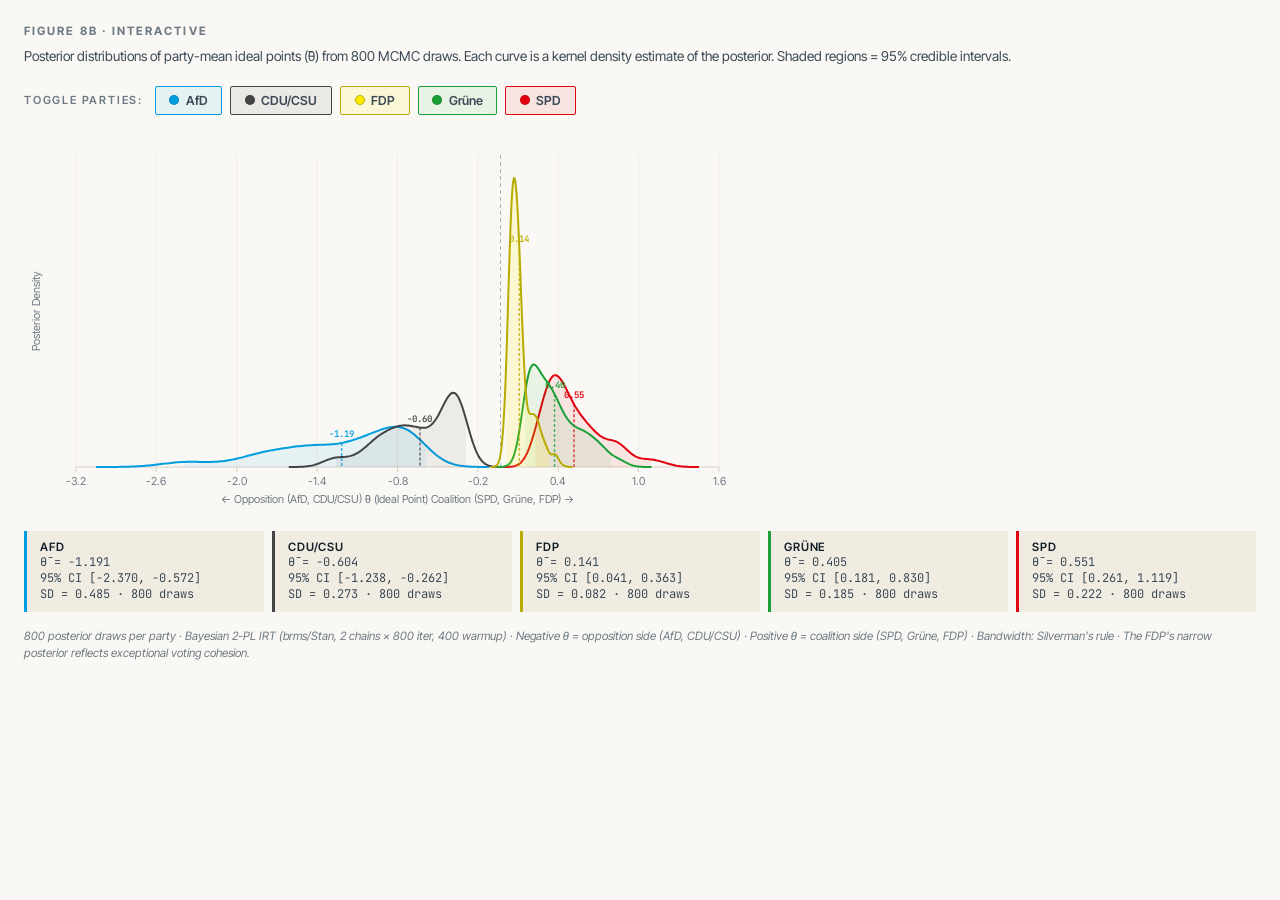
<file: posterior_interactive.html>
<!DOCTYPE html>
<html lang="en">
<head>
<meta charset="UTF-8">
<meta name="viewport" content="width=device-width, initial-scale=1.0">
<title>Posterior Distributions of Party Mean Ideal Points</title>
<style>
@import url('https://fonts.googleapis.com/css2?family=Inter+Tight:wght@400;500;600;700&family=JetBrains+Mono:wght@400;500&display=swap');

* { box-sizing: border-box; margin: 0; padding: 0; }
body {
  font-family: "Inter Tight", sans-serif;
  background: #FAF8F4;
  color: #14202A;
  padding: 1.5rem;
}

.chart-title {
  font-size: 0.72rem;
  font-weight: 700;
  letter-spacing: 0.18em;
  text-transform: uppercase;
  color: #6E7A84;
  margin-bottom: 0.5rem;
}

.chart-subtitle {
  font-size: 0.85rem;
  color: #3B4A56;
  margin-bottom: 1.25rem;
  line-height: 1.5;
}

.controls {
  display: flex;
  flex-wrap: wrap;
  gap: 0.5rem;
  margin-bottom: 1.25rem;
  align-items: center;
}

.controls-label {
  font-size: 0.7rem;
  font-weight: 600;
  letter-spacing: 0.16em;
  text-transform: uppercase;
  color: #6E7A84;
  margin-right: 0.25rem;
}

.toggle-btn {
  font-family: "Inter Tight", sans-serif;
  font-size: 0.78rem;
  font-weight: 500;
  padding: 0.35rem 0.85rem;
  border: 1.5px solid #D9D2C4;
  background: transparent;
  color: #3B4A56;
  cursor: pointer;
  border-radius: 2px;
  display: inline-flex;
  align-items: center;
  gap: 0.4rem;
  transition: all .15s;
  user-select: none;
}
.toggle-btn:hover { background: rgba(0,0,0,0.03); }
.toggle-btn.active { border-color: var(--party-color); background: var(--party-bg); font-weight: 600; }
.toggle-btn .swatch {
  width: 10px; height: 10px;
  border-radius: 50%;
  border: 1px solid rgba(0,0,0,0.15);
  flex-shrink: 0;
}

#chart-container {
  position: relative;
  width: 100%;
  max-width: 720px;
}

svg { display: block; width: 100%; height: auto; }

.tooltip {
  position: absolute;
  pointer-events: none;
  background: #1B3A4B;
  color: #FAF8F4;
  padding: 0.6rem 0.85rem;
  border-radius: 2px;
  font-size: 0.78rem;
  line-height: 1.5;
  box-shadow: 0 4px 12px rgba(0,0,0,0.2);
  opacity: 0;
  transition: opacity .12s;
  z-index: 10;
  white-space: nowrap;
}

.legend-stats {
  display: grid;
  grid-template-columns: repeat(auto-fit, minmax(160px, 1fr));
  gap: 0.5rem;
  margin-top: 1rem;
  font-size: 0.78rem;
}

.stat-card {
  padding: 0.6rem 0.8rem;
  border-left: 3px solid var(--party-color);
  background: #F1ECE2;
  transition: opacity .2s;
}
.stat-card.hidden { opacity: 0.25; }
.stat-card .party-name { font-weight: 600; font-size: 0.72rem; letter-spacing: 0.08em; text-transform: uppercase; }
.stat-card .stat-row { font-family: "JetBrains Mono", monospace; font-size: 0.75rem; color: #3B4A56; }

.note {
  margin-top: 1rem;
  font-size: 0.72rem;
  color: #6E7A84;
  font-style: italic;
  line-height: 1.5;
}
</style>
</head>
<body>

<div class="chart-title">Figure 8b · Interactive</div>
<p class="chart-subtitle">
  Posterior distributions of party-mean ideal points (θ̄) from 800 MCMC draws.
  Each curve is a kernel density estimate of the posterior. Shaded regions = 95% credible intervals.
</p>

<div class="controls">
  <span class="controls-label">Toggle parties:</span>
  <button class="toggle-btn active" data-party="AfD"     style="--party-color:#009EE0;--party-bg:rgba(0,158,224,0.08)"><span class="swatch" style="background:#009EE0"></span>AfD</button>
  <button class="toggle-btn active" data-party="CDU/CSU" style="--party-color:#444;--party-bg:rgba(0,0,0,0.06)"><span class="swatch" style="background:#444"></span>CDU/CSU</button>
  <button class="toggle-btn active" data-party="FDP"     style="--party-color:#B8AB00;--party-bg:rgba(255,237,0,0.12)"><span class="swatch" style="background:#FFED00;border-color:#B8AB00"></span>FDP</button>
  <button class="toggle-btn active" data-party="Gruene"  style="--party-color:#1AA037;--party-bg:rgba(26,160,55,0.08)"><span class="swatch" style="background:#1AA037"></span>Grüne</button>
  <button class="toggle-btn active" data-party="SPD"     style="--party-color:#E3000F;--party-bg:rgba(227,0,15,0.08)"><span class="swatch" style="background:#E3000F"></span>SPD</button>
</div>

<div id="chart-container">
  <svg id="chart"></svg>
  <div class="tooltip" id="tooltip"></div>
</div>

<div class="legend-stats" id="legend-stats"></div>

<p class="note">
  800 posterior draws per party · Bayesian 2-PL IRT (brms/Stan, 2 chains × 800 iter, 400 warmup) ·
  Negative θ = opposition side (AfD, CDU/CSU) · Positive θ = coalition side (SPD, Grüne, FDP) ·
  Bandwidth: Silverman's rule · The FDP's narrow posterior reflects exceptional voting cohesion.
</p>

<script>
const DATA = {"SPD":{"x":[0.01861,0.02599,0.03338,0.04076,0.04815,0.05553,0.06292,0.0703,0.07769,0.08507,0.09246,0.09985,0.10723,0.11462,0.122,0.12939,0.13677,0.14416,0.15154,0.15893,0.16631,0.1737,0.18108,0.18847,0.19585,0.20324,0.21063,0.21801,0.2254,0.23278,0.24017,0.24755,0.25494,0.26232,0.26971,0.27709,0.28448,0.29186,0.29925,0.30663,0.31402,0.3214,0.32879,0.33618,0.34356,0.35095,0.35833,0.36572,0.3731,0.38049,0.38787,0.39526,0.40264,0.41003,0.41741,0.4248,0.43218,0.43957,0.44696,0.45434,0.46173,0.46911,0.4765,0.48388,0.49127,0.49865,0.50604,0.51342,0.52081,0.52819,0.53558,0.54296,0.55035,0.55774,0.56512,0.57251,0.57989,0.58728,0.59466,0.60205,0.60943,0.61682,0.6242,0.63159,0.63897,0.64636,0.65374,0.66113,0.66852,0.6759,0.68329,0.69067,0.69806,0.70544,0.71283,0.72021,0.7276,0.73498,0.74237,0.74975,0.75714,0.76452,0.77191,0.77929,0.78668,0.79407,0.80145,0.80884,0.81622,0.82361,0.83099,0.83838,0.84576,0.85315,0.86053,0.86792,0.8753,0.88269,0.89007,0.89746,0.90485,0.91223,0.91962,0.927,0.93439,0.94177,0.94916,0.95654,0.96393,0.97131,0.9787,0.98608,0.99347,1.00085,1.00824,1.01563,1.02301,1.0304,1.03778,1.04517,1.05255,1.05994,1.06732,1.07471,1.08209,1.08948,1.09686,1.10425,1.11163,1.11902,1.12641,1.13379,1.14118,1.14856,1.15595,1.16333,1.17072,1.1781,1.18549,1.19287,1.20026,1.20764,1.21503,1.22241,1.2298,1.23718,1.24457,1.25196,1.25934,1.26673,1.27411,1.2815,1.28888,1.29627,1.30365,1.31104,1.31842,1.32581,1.33319,1.34058,1.34796,1.35535,1.36274,1.37012,1.37751,1.38489,1.39228,1.39966,1.40705,1.41443,1.42182,1.4292,1.43659,1.44397,1.45136,1.45874,1.46613,1.47352,1.4809,1.48829],"y":[0.00041,0.00062,0.00092,0.00134,0.00195,0.00278,0.00394,0.0055,0.00761,0.0104,0.01406,0.01879,0.02485,0.0325,0.04206,0.05387,0.06828,0.08566,0.10639,0.13084,0.15937,0.19228,0.22986,0.27232,0.3198,0.37239,0.43006,0.49273,0.56022,0.63227,0.70857,0.78871,0.87224,0.95866,1.04743,1.13793,1.22955,1.32162,1.41342,1.50422,1.59322,1.67964,1.76263,1.84137,1.91505,1.98287,2.04413,2.09818,2.14451,2.18273,2.2126,2.23403,2.2471,2.25203,2.24918,2.23902,2.22212,2.19911,2.17066,2.13746,2.10021,2.05959,2.01623,1.97075,1.92374,1.87571,1.82716,1.77852,1.73019,1.68252,1.63579,1.59024,1.54606,1.50337,1.46225,1.42272,1.38477,1.34833,1.3133,1.27956,1.24699,1.21544,1.18476,1.15482,1.12552,1.09674,1.06843,1.04055,1.01307,0.98602,0.95946,0.93345,0.9081,0.88352,0.85985,0.83722,0.81577,0.79562,0.7769,0.75968,0.74405,0.73002,0.71758,0.70669,0.69724,0.68909,0.68205,0.67587,0.6703,0.66503,0.65974,0.65409,0.64778,0.64048,0.63195,0.62196,0.61036,0.59705,0.58202,0.56533,0.54711,0.52753,0.50683,0.48528,0.46318,0.44082,0.4185,0.39649,0.37506,0.35443,0.3348,0.31634,0.29918,0.28341,0.26912,0.25633,0.24505,0.23526,0.2269,0.21988,0.21408,0.20936,0.20555,0.20248,0.19995,0.19779,0.19581,0.19384,0.19175,0.18942,0.18676,0.1837,0.18021,0.17627,0.17188,0.16705,0.16182,0.1562,0.15024,0.14396,0.1374,0.13061,0.12361,0.11646,0.1092,0.10187,0.09454,0.08726,0.08009,0.07307,0.06627,0.05974,0.05351,0.04763,0.04212,0.03699,0.03227,0.02796,0.02404,0.02052,0.01738,0.01461,0.01218,0.01006,0.00824,0.00668,0.00537,0.00427,0.00336,0.00262,0.00202,0.00154,0.00116,0.00086,0.00064,0.00046,0.00033,0.00024,0.00016,0.00011],"mean":0.5512,"sd":0.2215,"q025":0.2606,"q975":1.1194,"n_draws":800},"Gruene":{"x":[-0.02486,-0.01904,-0.01322,-0.0074,-0.00159,0.00423,0.01005,0.01587,0.02169,0.02751,0.03333,0.03914,0.04496,0.05078,0.0566,0.06242,0.06824,0.07405,0.07987,0.08569,0.09151,0.09733,0.10315,0.10897,0.11478,0.1206,0.12642,0.13224,0.13806,0.14388,0.14969,0.15551,0.16133,0.16715,0.17297,0.17879,0.1846,0.19042,0.19624,0.20206,0.20788,0.2137,0.21952,0.22533,0.23115,0.23697,0.24279,0.24861,0.25443,0.26024,0.26606,0.27188,0.2777,0.28352,0.28934,0.29516,0.30097,0.30679,0.31261,0.31843,0.32425,0.33007,0.33588,0.3417,0.34752,0.35334,0.35916,0.36498,0.3708,0.37661,0.38243,0.38825,0.39407,0.39989,0.40571,0.41152,0.41734,0.42316,0.42898,0.4348,0.44062,0.44644,0.45225,0.45807,0.46389,0.46971,0.47553,0.48135,0.48716,0.49298,0.4988,0.50462,0.51044,0.51626,0.52207,0.52789,0.53371,0.53953,0.54535,0.55117,0.55699,0.5628,0.56862,0.57444,0.58026,0.58608,0.5919,0.59771,0.60353,0.60935,0.61517,0.62099,0.62681,0.63263,0.63844,0.64426,0.65008,0.6559,0.66172,0.66754,0.67335,0.67917,0.68499,0.69081,0.69663,0.70245,0.70827,0.71408,0.7199,0.72572,0.73154,0.73736,0.74318,0.74899,0.75481,0.76063,0.76645,0.77227,0.77809,0.78391,0.78972,0.79554,0.80136,0.80718,0.813,0.81882,0.82463,0.83045,0.83627,0.84209,0.84791,0.85373,0.85955,0.86536,0.87118,0.877,0.88282,0.88864,0.89446,0.90027,0.90609,0.91191,0.91773,0.92355,0.92937,0.93518,0.941,0.94682,0.95264,0.95846,0.96428,0.9701,0.97591,0.98173,0.98755,0.99337,0.99919,1.00501,1.01082,1.01664,1.02246,1.02828,1.0341,1.03992,1.04574,1.05155,1.05737,1.06319,1.06901,1.07483,1.08065,1.08646,1.09228,1.0981,1.10392,1.10974,1.11556,1.12138,1.12719,1.13301],"y":[0.00053,0.00078,0.00113,0.00164,0.00236,0.00335,0.00471,0.00657,0.00908,0.01242,0.01684,0.02261,0.0301,0.03969,0.05185,0.06713,0.08612,0.10946,0.13786,0.17204,0.21272,0.2606,0.31632,0.38042,0.4533,0.53518,0.62604,0.72563,0.8334,0.94851,1.06983,1.19595,1.32521,1.45576,1.58561,1.71274,1.83511,1.95083,2.05815,2.15561,2.24205,2.31663,2.37892,2.42881,2.46657,2.49276,2.5082,2.51391,2.51104,2.50084,2.48457,2.46344,2.4386,2.41111,2.38187,2.35165,2.32109,2.29065,2.26068,2.23139,2.20284,2.17504,2.14787,2.12116,2.09468,2.06815,2.04129,2.01382,1.98547,1.956,1.92523,1.89301,1.85928,1.82404,1.78736,1.74935,1.71023,1.67021,1.62959,1.58865,1.54772,1.50711,1.46711,1.428,1.39002,1.35338,1.31825,1.28475,1.25297,1.22294,1.19469,1.1682,1.14343,1.12033,1.09884,1.07889,1.06041,1.04331,1.02753,1.01298,0.99957,0.98722,0.97581,0.96525,0.95539,0.9461,0.93724,0.92865,0.92017,0.91165,0.90295,0.89392,0.88446,0.87447,0.86389,0.85268,0.84081,0.8283,0.81517,0.80145,0.7872,0.77248,0.75734,0.74182,0.72599,0.70987,0.69349,0.67685,0.65997,0.64283,0.62541,0.60771,0.5897,0.57139,0.55278,0.53389,0.51476,0.49546,0.47606,0.45667,0.4374,0.41837,0.39972,0.38156,0.36402,0.34718,0.33113,0.3159,0.30152,0.28799,0.27524,0.26323,0.25187,0.24104,0.23064,0.22055,0.21065,0.20084,0.19104,0.18118,0.17123,0.16115,0.15097,0.14072,0.13044,0.12021,0.1101,0.10021,0.09061,0.0814,0.07263,0.06437,0.05667,0.04956,0.04306,0.03716,0.03187,0.02715,0.02299,0.01934,0.01616,0.01342,0.01107,0.00907,0.00738,0.00596,0.00478,0.0038,0.003,0.00235,0.00182,0.0014,0.00107,0.0008,0.0006,0.00044,0.00032,0.00023,0.00017,0.00012],"mean":0.4049,"sd":0.185,"q025":0.1813,"q975":0.8295,"n_draws":800},"FDP":{"x":[-0.0737,-0.07062,-0.06754,-0.06445,-0.06137,-0.05829,-0.05521,-0.05213,-0.04904,-0.04596,-0.04288,-0.0398,-0.03672,-0.03364,-0.03055,-0.02747,-0.02439,-0.02131,-0.01823,-0.01514,-0.01206,-0.00898,-0.0059,-0.00282,0.00027,0.00335,0.00643,0.00951,0.01259,0.01567,0.01876,0.02184,0.02492,0.028,0.03108,0.03417,0.03725,0.04033,0.04341,0.04649,0.04958,0.05266,0.05574,0.05882,0.0619,0.06498,0.06807,0.07115,0.07423,0.07731,0.08039,0.08348,0.08656,0.08964,0.09272,0.0958,0.09889,0.10197,0.10505,0.10813,0.11121,0.11429,0.11738,0.12046,0.12354,0.12662,0.1297,0.13279,0.13587,0.13895,0.14203,0.14511,0.14819,0.15128,0.15436,0.15744,0.16052,0.1636,0.16669,0.16977,0.17285,0.17593,0.17901,0.1821,0.18518,0.18826,0.19134,0.19442,0.1975,0.20059,0.20367,0.20675,0.20983,0.21291,0.216,0.21908,0.22216,0.22524,0.22832,0.23141,0.23449,0.23757,0.24065,0.24373,0.24681,0.2499,0.25298,0.25606,0.25914,0.26222,0.26531,0.26839,0.27147,0.27455,0.27763,0.28072,0.2838,0.28688,0.28996,0.29304,0.29612,0.29921,0.30229,0.30537,0.30845,0.31153,0.31462,0.3177,0.32078,0.32386,0.32694,0.33003,0.33311,0.33619,0.33927,0.34235,0.34543,0.34852,0.3516,0.35468,0.35776,0.36084,0.36393,0.36701,0.37009,0.37317,0.37625,0.37933,0.38242,0.3855,0.38858,0.39166,0.39474,0.39783,0.40091,0.40399,0.40707,0.41015,0.41324,0.41632,0.4194,0.42248,0.42556,0.42864,0.43173,0.43481,0.43789,0.44097,0.44405,0.44714,0.45022,0.4533,0.45638,0.45946,0.46255,0.46563,0.46871,0.47179,0.47487,0.47795,0.48104,0.48412,0.4872,0.49028,0.49336,0.49645,0.49953,0.50261,0.50569,0.50877,0.51186,0.51494,0.51802,0.5211,0.52418,0.52726,0.53035,0.53343,0.53651,0.53959],"y":[0.00029,0.00044,0.00066,0.00098,0.00143,0.00206,0.00294,0.00414,0.00576,0.00792,0.01079,0.01454,0.01941,0.02566,0.03363,0.04369,0.05628,0.07189,0.09109,0.11449,0.14279,0.17675,0.21717,0.26494,0.32104,0.3865,0.46246,0.55012,0.65077,0.76577,0.89649,1.04428,1.21041,1.39596,1.60176,1.82822,2.07532,2.34244,2.62833,2.93106,3.24804,3.57599,3.9111,4.24905,4.58524,4.91486,5.23317,5.53559,5.81795,6.07659,6.30851,6.51147,6.68398,6.82532,6.93544,7.01486,7.06456,7.08575,7.0798,7.04804,6.99172,6.91192,6.80958,6.68553,6.54058,6.3756,6.19162,5.98996,5.77221,5.54033,5.29659,5.04354,4.78391,4.52057,4.25636,3.99406,3.73626,3.48535,3.24344,3.01237,2.79371,2.58874,2.39853,2.22389,2.0654,1.92344,1.79812,1.68932,1.59665,1.51944,1.45674,1.40734,1.36981,1.34253,1.32379,1.31185,1.30501,1.30173,1.30064,1.30064,1.30085,1.30066,1.29967,1.29762,1.29436,1.28978,1.28375,1.27608,1.26655,1.25488,1.24077,1.22396,1.20424,1.18154,1.15591,1.12756,1.09684,1.06421,1.03022,0.99542,0.96036,0.92552,0.89129,0.85794,0.82565,0.79448,0.76439,0.73532,0.70712,0.67968,0.65283,0.62648,0.6005,0.57485,0.54948,0.52439,0.49964,0.47533,0.45161,0.4287,0.40685,0.38639,0.36766,0.351,0.33674,0.32513,0.31634,0.31038,0.30712,0.30626,0.30732,0.30972,0.31275,0.31564,0.31767,0.31815,0.31653,0.3124,0.30555,0.29597,0.28379,0.26934,0.25303,0.23536,0.21685,0.19804,0.1794,0.16133,0.14418,0.12817,0.11347,0.10014,0.0882,0.07759,0.06823,0.05998,0.05272,0.04631,0.04063,0.03557,0.03102,0.02692,0.02321,0.01985,0.01681,0.01409,0.01166,0.00953,0.00768,0.0061,0.00477,0.00367,0.00278,0.00207,0.00152,0.00109,0.00077,0.00054,0.00037,0.00025],"mean":0.1411,"sd":0.0817,"q025":0.0412,"q975":0.3627,"n_draws":800},"CDU/CSU":{"x":[-1.58745,-1.57945,-1.57145,-1.56345,-1.55545,-1.54745,-1.53945,-1.53145,-1.52345,-1.51545,-1.50745,-1.49945,-1.49145,-1.48345,-1.47545,-1.46745,-1.45945,-1.45145,-1.44345,-1.43545,-1.42745,-1.41945,-1.41146,-1.40346,-1.39546,-1.38746,-1.37946,-1.37146,-1.36346,-1.35546,-1.34746,-1.33946,-1.33146,-1.32346,-1.31546,-1.30746,-1.29946,-1.29146,-1.28346,-1.27546,-1.26746,-1.25946,-1.25146,-1.24346,-1.23546,-1.22746,-1.21946,-1.21146,-1.20346,-1.19546,-1.18747,-1.17947,-1.17147,-1.16347,-1.15547,-1.14747,-1.13947,-1.13147,-1.12347,-1.11547,-1.10747,-1.09947,-1.09147,-1.08347,-1.07547,-1.06747,-1.05947,-1.05147,-1.04347,-1.03547,-1.02747,-1.01947,-1.01147,-1.00347,-0.99547,-0.98747,-0.97947,-0.97147,-0.96348,-0.95548,-0.94748,-0.93948,-0.93148,-0.92348,-0.91548,-0.90748,-0.89948,-0.89148,-0.88348,-0.87548,-0.86748,-0.85948,-0.85148,-0.84348,-0.83548,-0.82748,-0.81948,-0.81148,-0.80348,-0.79548,-0.78748,-0.77948,-0.77148,-0.76348,-0.75548,-0.74748,-0.73948,-0.73149,-0.72349,-0.71549,-0.70749,-0.69949,-0.69149,-0.68349,-0.67549,-0.66749,-0.65949,-0.65149,-0.64349,-0.63549,-0.62749,-0.61949,-0.61149,-0.60349,-0.59549,-0.58749,-0.57949,-0.57149,-0.56349,-0.55549,-0.54749,-0.53949,-0.53149,-0.52349,-0.51549,-0.5075,-0.4995,-0.4915,-0.4835,-0.4755,-0.4675,-0.4595,-0.4515,-0.4435,-0.4355,-0.4275,-0.4195,-0.4115,-0.4035,-0.3955,-0.3875,-0.3795,-0.3715,-0.3635,-0.3555,-0.3475,-0.3395,-0.3315,-0.3235,-0.3155,-0.3075,-0.2995,-0.2915,-0.28351,-0.27551,-0.26751,-0.25951,-0.25151,-0.24351,-0.23551,-0.22751,-0.21951,-0.21151,-0.20351,-0.19551,-0.18751,-0.17951,-0.17151,-0.16351,-0.15551,-0.14751,-0.13951,-0.13151,-0.12351,-0.11551,-0.10751,-0.09951,-0.09151,-0.08351,-0.07551,-0.06751,-0.05951,-0.05152,-0.04352,-0.03552,-0.02752,-0.01952,-0.01152,-0.00352,0.00448],"y":[0.00018,0.00025,0.00034,0.00047,0.00065,0.00088,0.00117,0.00156,0.00205,0.00267,0.00345,0.00441,0.0056,0.00705,0.0088,0.01088,0.01336,0.01627,0.01965,0.02356,0.02802,0.03309,0.03878,0.04512,0.05212,0.05979,0.0681,0.07703,0.08653,0.09654,0.10698,0.11775,0.12874,0.13982,0.15085,0.1617,0.17221,0.18225,0.19168,0.20041,0.20832,0.21535,0.22147,0.22668,0.23101,0.23452,0.23731,0.23951,0.24127,0.24276,0.24416,0.24566,0.24745,0.24969,0.25257,0.25622,0.26079,0.26639,0.2731,0.281,0.29014,0.30055,0.31224,0.32522,0.33947,0.35496,0.37165,0.38947,0.40837,0.42826,0.44905,0.47061,0.49284,0.51559,0.53872,0.56208,0.58552,0.60888,0.63201,0.65477,0.67704,0.69872,0.71971,0.73997,0.75944,0.77813,0.79604,0.8132,0.82964,0.84542,0.86059,0.8752,0.88928,0.90286,0.91595,0.92852,0.94057,0.95203,0.96284,0.97293,0.98223,0.99066,0.99815,1.00464,1.01007,1.01444,1.01772,1.01993,1.02111,1.02129,1.02054,1.01894,1.01655,1.01346,1.00977,1.00555,1.00091,0.99594,0.99074,0.98543,0.98017,0.9751,0.97041,0.96632,0.96309,0.96099,0.96033,0.96146,0.9647,0.97043,0.97898,0.99069,1.00585,1.02471,1.04746,1.07421,1.105,1.13977,1.17837,1.22052,1.26588,1.31396,1.3642,1.41592,1.46835,1.52064,1.57186,1.62102,1.66709,1.70901,1.74572,1.77619,1.79944,1.81457,1.82083,1.81757,1.80437,1.78096,1.74732,1.70365,1.6504,1.5882,1.51793,1.44064,1.35751,1.26984,1.17901,1.08641,0.9934,0.90128,0.81127,0.72442,0.64166,0.56372,0.49118,0.42443,0.36369,0.30901,0.26033,0.21744,0.18005,0.1478,0.12027,0.09701,0.07755,0.06145,0.04825,0.03755,0.02896,0.02213,0.01675,0.01257,0.00934,0.00688,0.00502,0.00362,0.00259,0.00184,0.00129,0.0009],"mean":-0.6039,"sd":0.2732,"q025":-1.2381,"q975":-0.2619,"n_draws":800},"AfD":{"x":[-3.0331,-3.01829,-3.00349,-2.98868,-2.97388,-2.95907,-2.94426,-2.92946,-2.91465,-2.89984,-2.88504,-2.87023,-2.85543,-2.84062,-2.82581,-2.81101,-2.7962,-2.78139,-2.76659,-2.75178,-2.73697,-2.72217,-2.70736,-2.69256,-2.67775,-2.66294,-2.64814,-2.63333,-2.61852,-2.60372,-2.58891,-2.57411,-2.5593,-2.54449,-2.52969,-2.51488,-2.50007,-2.48527,-2.47046,-2.45565,-2.44085,-2.42604,-2.41124,-2.39643,-2.38162,-2.36682,-2.35201,-2.3372,-2.3224,-2.30759,-2.29278,-2.27798,-2.26317,-2.24837,-2.23356,-2.21875,-2.20395,-2.18914,-2.17433,-2.15953,-2.14472,-2.12992,-2.11511,-2.1003,-2.0855,-2.07069,-2.05588,-2.04108,-2.02627,-2.01146,-1.99666,-1.98185,-1.96705,-1.95224,-1.93743,-1.92263,-1.90782,-1.89301,-1.87821,-1.8634,-1.8486,-1.83379,-1.81898,-1.80418,-1.78937,-1.77456,-1.75976,-1.74495,-1.73014,-1.71534,-1.70053,-1.68573,-1.67092,-1.65611,-1.64131,-1.6265,-1.61169,-1.59689,-1.58208,-1.56727,-1.55247,-1.53766,-1.52286,-1.50805,-1.49324,-1.47844,-1.46363,-1.44882,-1.43402,-1.41921,-1.40441,-1.3896,-1.37479,-1.35999,-1.34518,-1.33037,-1.31557,-1.30076,-1.28595,-1.27115,-1.25634,-1.24154,-1.22673,-1.21192,-1.19712,-1.18231,-1.1675,-1.1527,-1.13789,-1.12309,-1.10828,-1.09347,-1.07867,-1.06386,-1.04905,-1.03425,-1.01944,-1.00463,-0.98983,-0.97502,-0.96022,-0.94541,-0.9306,-0.9158,-0.90099,-0.88618,-0.87138,-0.85657,-0.84176,-0.82696,-0.81215,-0.79735,-0.78254,-0.76773,-0.75293,-0.73812,-0.72331,-0.70851,-0.6937,-0.6789,-0.66409,-0.64928,-0.63448,-0.61967,-0.60486,-0.59006,-0.57525,-0.56044,-0.54564,-0.53083,-0.51603,-0.50122,-0.48641,-0.47161,-0.4568,-0.44199,-0.42719,-0.41238,-0.39758,-0.38277,-0.36796,-0.35316,-0.33835,-0.32354,-0.30874,-0.29393,-0.27912,-0.26432,-0.24951,-0.23471,-0.2199,-0.20509,-0.19029,-0.17548,-0.16067,-0.14587,-0.13106,-0.11625,-0.10145,-0.08664],"y":[0.0001,0.00014,0.0002,0.00027,0.00037,0.0005,0.00067,0.0009,0.00118,0.00153,0.00196,0.0025,0.00316,0.00394,0.00489,0.006,0.0073,0.00881,0.01054,0.01252,0.01477,0.01729,0.0201,0.02322,0.02665,0.03041,0.03449,0.03889,0.0436,0.04861,0.05389,0.05941,0.06512,0.07097,0.0769,0.08282,0.08867,0.09435,0.09977,0.10486,0.10953,0.11372,0.11736,0.12043,0.1229,0.12477,0.12607,0.12684,0.12715,0.12708,0.12671,0.12614,0.12548,0.12484,0.12431,0.124,0.124,0.1244,0.12526,0.12667,0.12868,0.13136,0.13474,0.13887,0.14379,0.14953,0.15609,0.1635,0.17173,0.18077,0.19059,0.20113,0.21232,0.22408,0.23632,0.24891,0.26176,0.27475,0.28775,0.30066,0.31339,0.32585,0.33796,0.34968,0.36097,0.37181,0.3822,0.39216,0.40169,0.41084,0.41964,0.42811,0.4363,0.44424,0.45194,0.45944,0.46674,0.47385,0.48077,0.48747,0.49394,0.50015,0.50607,0.51164,0.51684,0.52162,0.52595,0.5298,0.53317,0.53605,0.53849,0.54054,0.54227,0.54378,0.54519,0.54665,0.54831,0.55032,0.55284,0.55603,0.56001,0.56491,0.57083,0.57785,0.58599,0.5953,0.60575,0.61734,0.63,0.64369,0.65833,0.67383,0.69011,0.70709,0.72466,0.74273,0.76122,0.78,0.799,0.81808,0.83714,0.85603,0.87459,0.89264,0.90996,0.92631,0.94141,0.95494,0.96657,0.97593,0.98264,0.98631,0.98659,0.98313,0.97563,0.96387,0.94769,0.92703,0.90194,0.87255,0.83912,0.80199,0.76162,0.71852,0.67327,0.6265,0.57885,0.53096,0.48346,0.43692,0.39187,0.34877,0.30799,0.26984,0.23453,0.2022,0.17291,0.14664,0.12333,0.10285,0.08503,0.0697,0.05663,0.04561,0.03641,0.0288,0.02257,0.01752,0.01348,0.01027,0.00775,0.00579,0.00429,0.00314,0.00228,0.00164,0.00117,0.00082,0.00057,0.00039],"mean":-1.191,"sd":0.4855,"q025":-2.3696,"q975":-0.5718,"n_draws":800}};

const COLORS = {
  "SPD":     { fill: "rgba(227,0,15,0.12)",   stroke: "#E3000F", ci: "rgba(227,0,15,0.08)" },
  "Gruene":  { fill: "rgba(26,160,55,0.12)",   stroke: "#1AA037", ci: "rgba(26,160,55,0.08)" },
  "FDP":     { fill: "rgba(255,237,0,0.18)",   stroke: "#B8AB00", ci: "rgba(255,237,0,0.14)" },
  "CDU/CSU": { fill: "rgba(0,0,0,0.08)",       stroke: "#444",    ci: "rgba(0,0,0,0.05)" },
  "AfD":     { fill: "rgba(0,158,224,0.12)",   stroke: "#009EE0", ci: "rgba(0,158,224,0.08)" }
};

const LABELS = {
  "SPD": "SPD", "Gruene": "Grüne", "FDP": "FDP", "CDU/CSU": "CDU/CSU", "AfD": "AfD"
};

// Draw order: back to front (AfD broadest/lowest on bottom, FDP on top)
const DRAW_ORDER = ["AfD", "CDU/CSU", "SPD", "Gruene", "FDP"];

const margin = { top: 20, right: 25, bottom: 48, left: 52 };
const W = 720, H = 380;
const w = W - margin.left - margin.right;
const h = H - margin.top - margin.bottom;

// Global x/y range
let xMin = Infinity, xMax = -Infinity, yMax = 0;
for (const p of Object.keys(DATA)) {
  const d = DATA[p];
  xMin = Math.min(xMin, d.x[0]);
  xMax = Math.max(xMax, d.x[d.x.length - 1]);
  yMax = Math.max(yMax, Math.max(...d.y));
}
xMin -= 0.15; xMax += 0.15; yMax *= 1.08;

function xScale(v) { return (v - xMin) / (xMax - xMin) * w; }
function yScale(v) { return h - (v / yMax) * h; }

const svg = document.getElementById("chart");
svg.setAttribute("viewBox", `0 0 ${W} ${H}`);
svg.setAttribute("preserveAspectRatio", "xMidYMid meet");

function mkEl(tag, parent) {
  const el = document.createElementNS("http://www.w3.org/2000/svg", tag);
  if (parent) parent.appendChild(el);
  return el;
}

const root = mkEl("g", svg);
root.setAttribute("transform", `translate(${margin.left},${margin.top})`);

// Vertical grid lines
for (let i = 0; i <= 8; i++) {
  const xv = xMin + (xMax - xMin) * i / 8;
  const l = mkEl("line", root);
  Object.entries({x1: xScale(xv), x2: xScale(xv), y1: 0, y2: h,
    stroke: "#E8E3D9", "stroke-width": 0.5}).forEach(([k,v]) => l.setAttribute(k,v));
}

// Zero line
const zx = xScale(0);
if (zx > 0 && zx < w) {
  const zl = mkEl("line", root);
  Object.entries({x1:zx,x2:zx,y1:0,y2:h,stroke:"#1B3A4B","stroke-width":1,
    "stroke-dasharray":"4,3",opacity:0.35}).forEach(([k,v])=>zl.setAttribute(k,v));
}

// X axis
const xAxisG = mkEl("g", root);
xAxisG.setAttribute("transform", `translate(0,${h})`);
const xLine = mkEl("line", xAxisG);
Object.entries({x1:0,x2:w,y1:0,y2:0,stroke:"#D9D2C4"}).forEach(([k,v])=>xLine.setAttribute(k,v));

const nTicks = 8;
for (let i = 0; i <= nTicks; i++) {
  const xv = xMin + (xMax - xMin) * i / nTicks;
  const px = xScale(xv);
  const tick = mkEl("line", xAxisG);
  Object.entries({x1:px,x2:px,y1:0,y2:5,stroke:"#D9D2C4"}).forEach(([k,v])=>tick.setAttribute(k,v));
  const txt = mkEl("text", xAxisG);
  Object.entries({x:px,y:18,"text-anchor":"middle","font-family":"Inter Tight, sans-serif",
    "font-size":"11","fill":"#6E7A84"}).forEach(([k,v])=>txt.setAttribute(k,v));
  txt.textContent = xv.toFixed(1);
}

// X axis label
const xLbl = mkEl("text", xAxisG);
Object.entries({x:w/2,y:36,"text-anchor":"middle","font-family":"Inter Tight, sans-serif",
  "font-size":"11","fill":"#6E7A84"}).forEach(([k,v])=>xLbl.setAttribute(k,v));
xLbl.textContent = "← Opposition (AfD, CDU/CSU)     θ̄ (Ideal Point)     Coalition (SPD, Grüne, FDP) →";

// Y axis label
const yLbl = mkEl("text", root);
Object.entries({transform:`translate(-36,${h/2}) rotate(-90)`,"text-anchor":"middle",
  "font-family":"Inter Tight, sans-serif","font-size":"11","fill":"#6E7A84"}).forEach(([k,v])=>yLbl.setAttribute(k,v));
yLbl.textContent = "Posterior Density";

// Party curves
const partyGroups = {};
for (const party of DRAW_ORDER) {
  const d = DATA[party];
  const c = COLORS[party];
  const pg = mkEl("g", root);
  pg.dataset.party = party;
  partyGroups[party] = pg;

  // CI shading
  const ci = mkEl("path", pg);
  let ciD = "";
  const ciS = d.x.findIndex(x => x >= d.q025);
  let ciE = d.x.findIndex(x => x > d.q975);
  if (ciE === -1) ciE = d.x.length - 1;
  for (let i = ciS; i <= ciE; i++) {
    ciD += (i===ciS?"M":"L") + xScale(d.x[i]) + "," + yScale(d.y[i]);
  }
  for (let i = ciE; i >= ciS; i--) ciD += "L" + xScale(d.x[i]) + "," + yScale(0);
  ciD += "Z";
  ci.setAttribute("d", ciD);
  ci.setAttribute("fill", c.ci);
  ci.setAttribute("stroke", "none");

  // Curve
  const curve = mkEl("path", pg);
  let cD = "";
  for (let i = 0; i < d.x.length; i++) {
    cD += (i===0?"M":"L") + xScale(d.x[i]) + "," + yScale(d.y[i]);
  }
  curve.setAttribute("d", cD);
  curve.setAttribute("fill", "none");
  curve.setAttribute("stroke", c.stroke);
  curve.setAttribute("stroke-width", "2");

  // Mean line + label
  const mx = xScale(d.mean);
  let yAtMean = 0;
  for (let i = 0; i < d.x.length-1; i++) {
    if (d.x[i] <= d.mean && d.x[i+1] >= d.mean) {
      const t = (d.mean - d.x[i]) / (d.x[i+1] - d.x[i]);
      yAtMean = d.y[i] + t*(d.y[i+1]-d.y[i]);
      break;
    }
  }
  const ml = mkEl("line", pg);
  Object.entries({x1:mx,x2:mx,y1:yScale(yAtMean),y2:yScale(0),
    stroke:c.stroke,"stroke-width":"1.5","stroke-dasharray":"3,2",opacity:"0.75"})
    .forEach(([k,v])=>ml.setAttribute(k,v));

  const mlbl = mkEl("text", pg);
  Object.entries({x:mx,y:yScale(yAtMean)-6,"text-anchor":"middle",
    "font-family":"JetBrains Mono, monospace","font-size":"9",fill:c.stroke,"font-weight":"600"})
    .forEach(([k,v])=>mlbl.setAttribute(k,v));
  mlbl.textContent = d.mean.toFixed(2);
}

// Toggle buttons
const visible = {};
DRAW_ORDER.forEach(p => visible[p] = true);

document.querySelectorAll(".toggle-btn").forEach(btn => {
  btn.addEventListener("click", () => {
    const party = btn.dataset.party;
    visible[party] = !visible[party];
    btn.classList.toggle("active", visible[party]);
    partyGroups[party].style.display = visible[party] ? "" : "none";
    document.querySelectorAll(`.stat-card[data-party="${party}"]`).forEach(c => {
      c.classList.toggle("hidden", !visible[party]);
    });
  });
});

// Stat cards
const statsEl = document.getElementById("legend-stats");
for (const party of ["AfD","CDU/CSU","FDP","Gruene","SPD"]) {
  const d = DATA[party];
  const c = COLORS[party];
  const card = document.createElement("div");
  card.className = "stat-card";
  card.dataset.party = party;
  card.style.setProperty("--party-color", c.stroke);
  card.innerHTML = `
    <div class="party-name">${LABELS[party]}</div>
    <div class="stat-row">θ̄ = ${d.mean.toFixed(3)}</div>
    <div class="stat-row">95% CI [${d.q025.toFixed(3)}, ${d.q975.toFixed(3)}]</div>
    <div class="stat-row">SD = ${d.sd.toFixed(3)} · ${d.n_draws} draws</div>
  `;
  statsEl.appendChild(card);
}

// Hover tooltip
const tooltip = document.getElementById("tooltip");
const container = document.getElementById("chart-container");

svg.addEventListener("mousemove", (e) => {
  const rect = svg.getBoundingClientRect();
  const svgX = (e.clientX - rect.left) / rect.width * W - margin.left;
  const xVal = xMin + (svgX / w) * (xMax - xMin);
  if (svgX < 0 || svgX > w) { tooltip.style.opacity = 0; return; }

  let lines = [`<strong>θ = ${xVal.toFixed(3)}</strong>`];
  for (const party of ["AfD","CDU/CSU","FDP","Gruene","SPD"]) {
    if (!visible[party]) continue;
    const d = DATA[party];
    let density = 0;
    for (let i = 0; i < d.x.length-1; i++) {
      if (d.x[i] <= xVal && d.x[i+1] >= xVal) {
        const t = (xVal - d.x[i]) / (d.x[i+1] - d.x[i]);
        density = d.y[i] + t*(d.y[i+1]-d.y[i]);
        break;
      }
    }
    if (density > 0.001) {
      const col = COLORS[party].stroke === "#444" ? "#aaa" : COLORS[party].stroke;
      lines.push(`<span style="color:${col}">${LABELS[party]}: ${density.toFixed(3)}</span>`);
    }
  }

  if (lines.length > 1) {
    tooltip.innerHTML = lines.join("<br>");
    tooltip.style.opacity = 1;
    const cr = container.getBoundingClientRect();
    let left = e.clientX - cr.left + 12;
    let top = e.clientY - cr.top - 10;
    if (left + 170 > cr.width) left = e.clientX - cr.left - 180;
    tooltip.style.left = left + "px";
    tooltip.style.top = top + "px";
  } else {
    tooltip.style.opacity = 0;
  }
});
svg.addEventListener("mouseleave", () => { tooltip.style.opacity = 0; });
</script>
</body>
</html>
</file>
